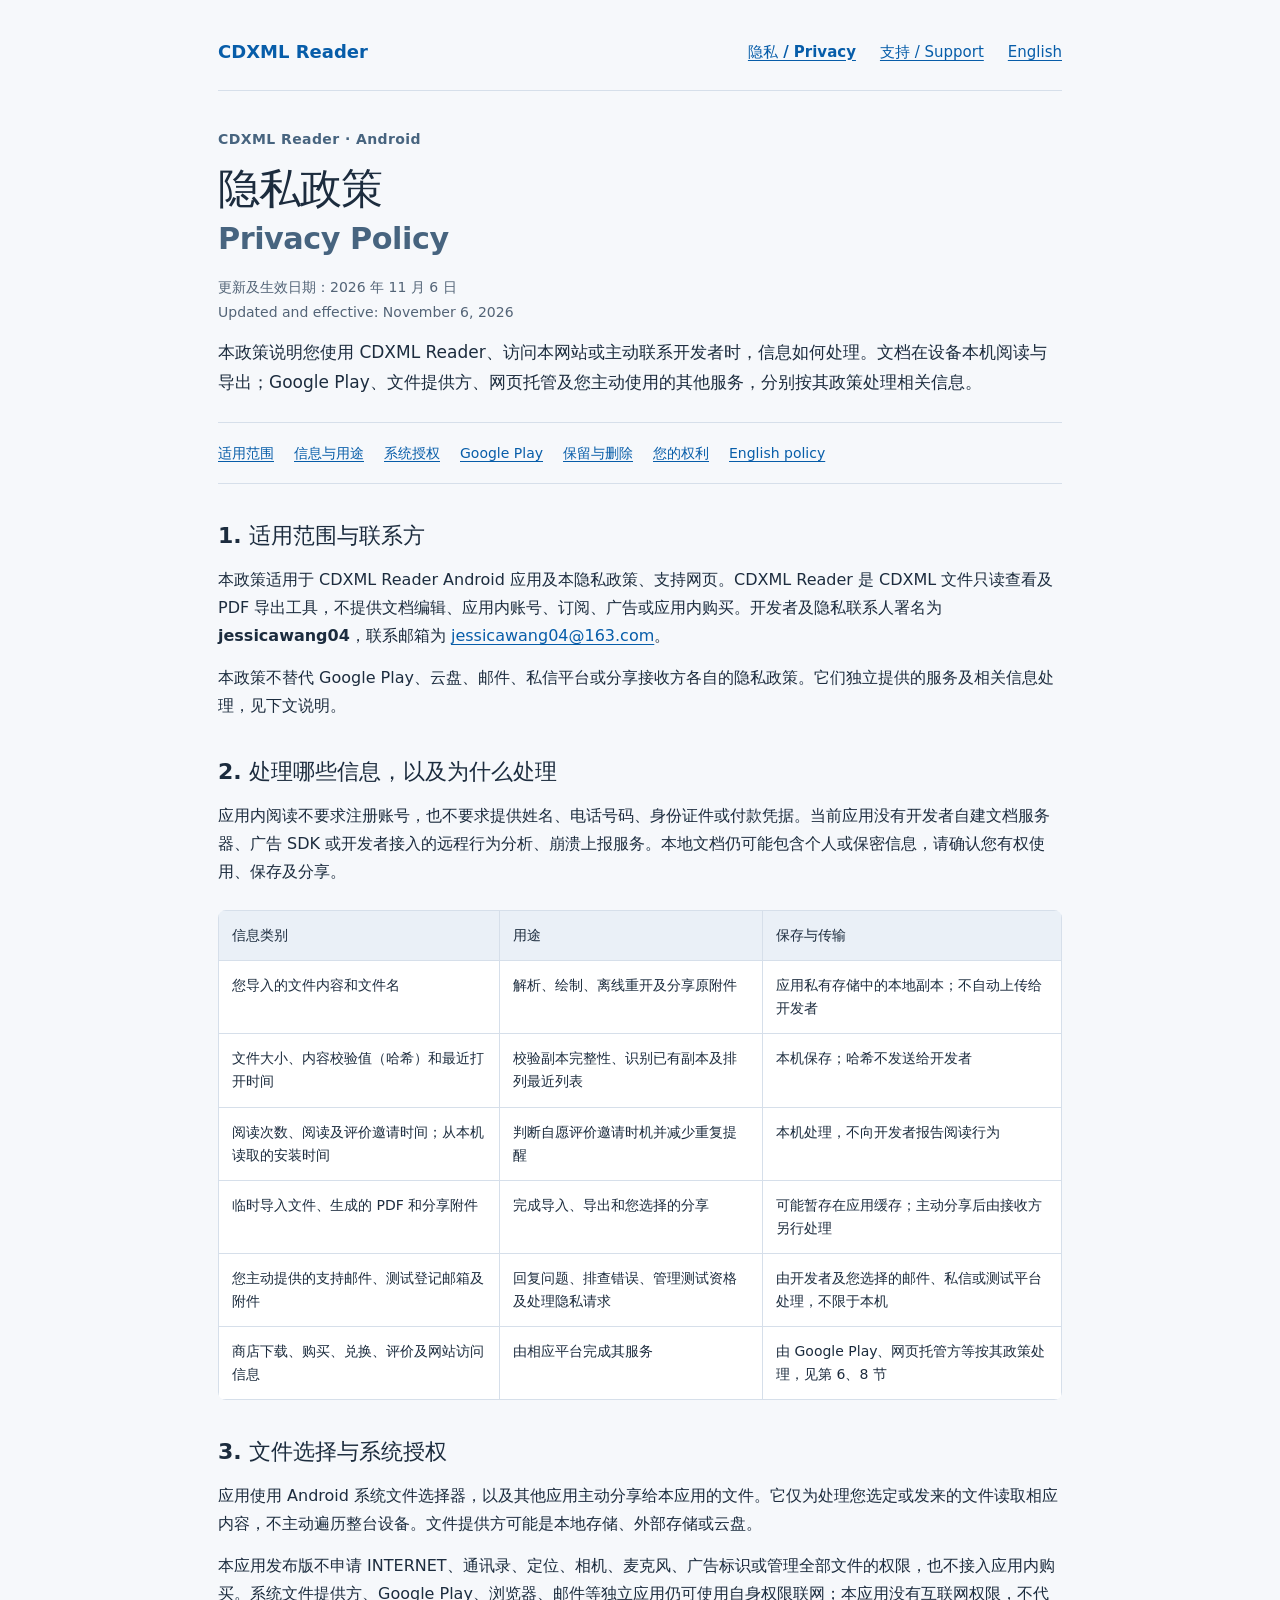
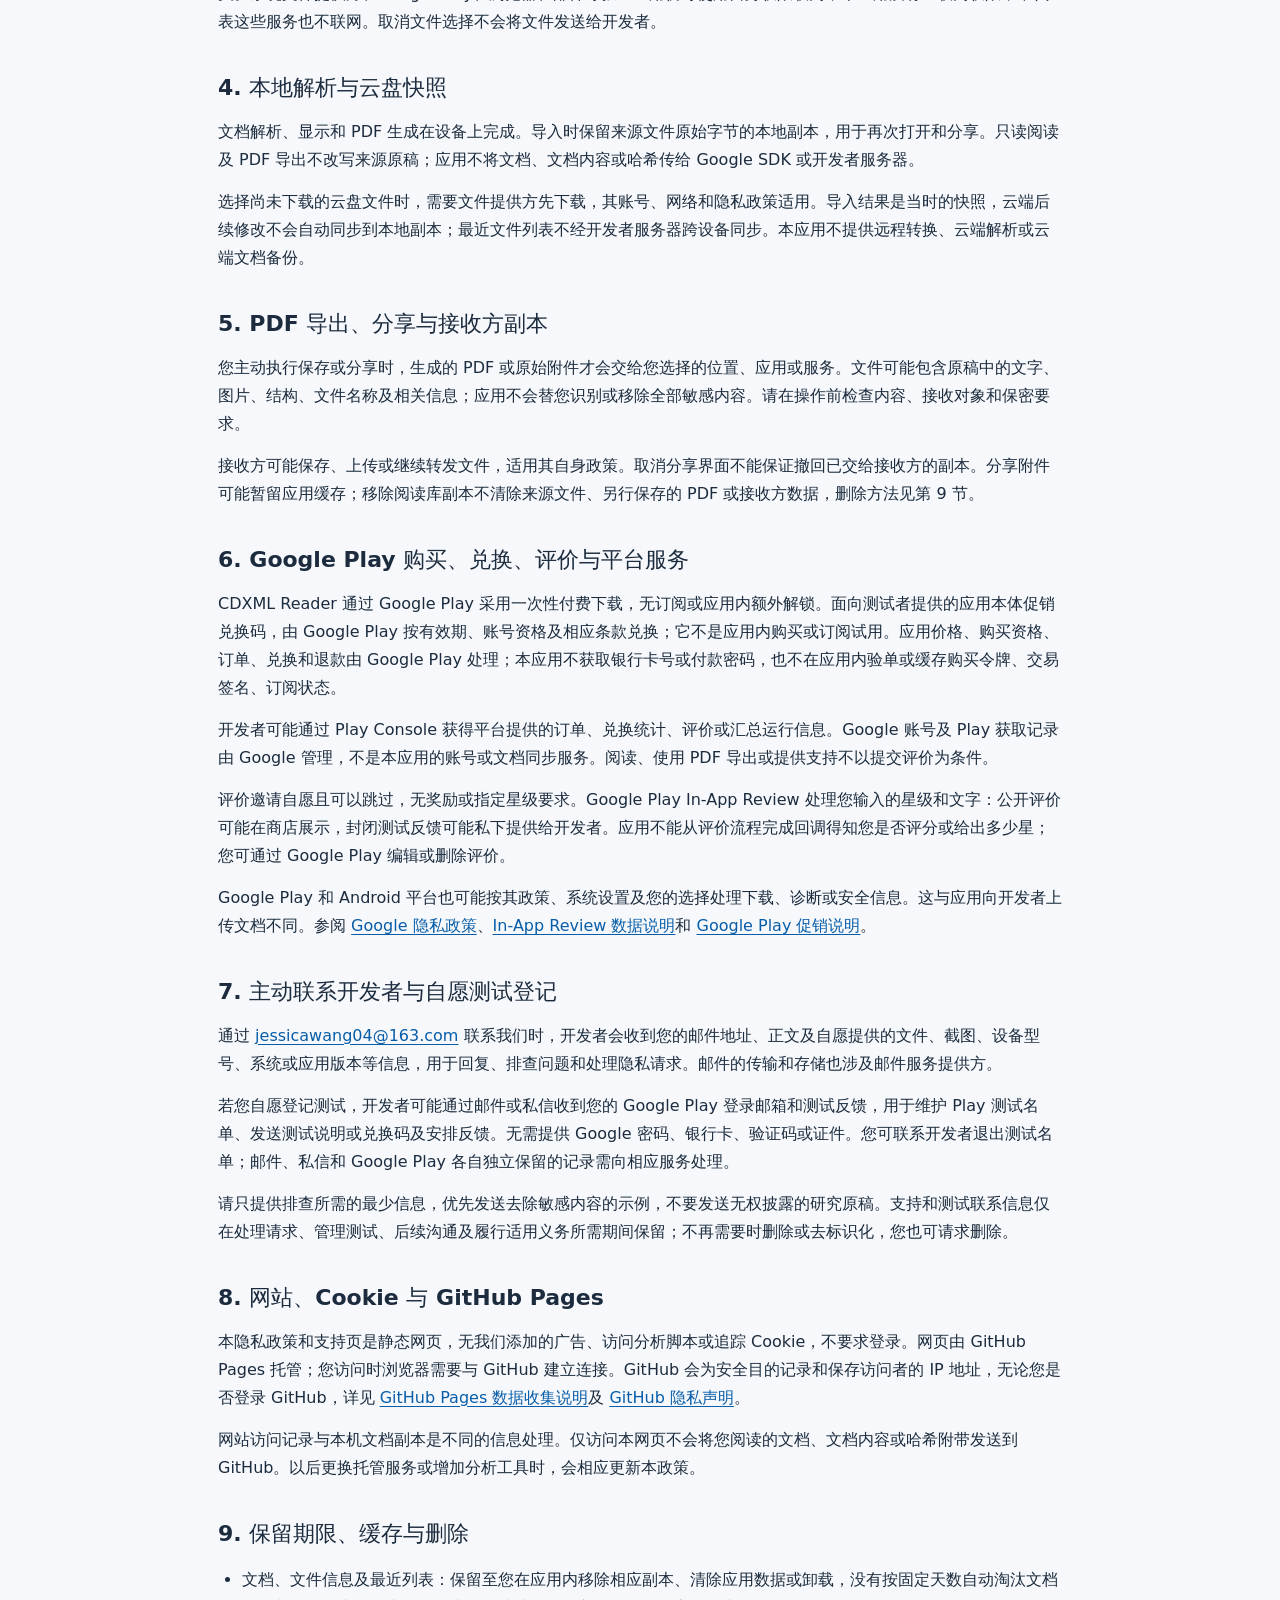
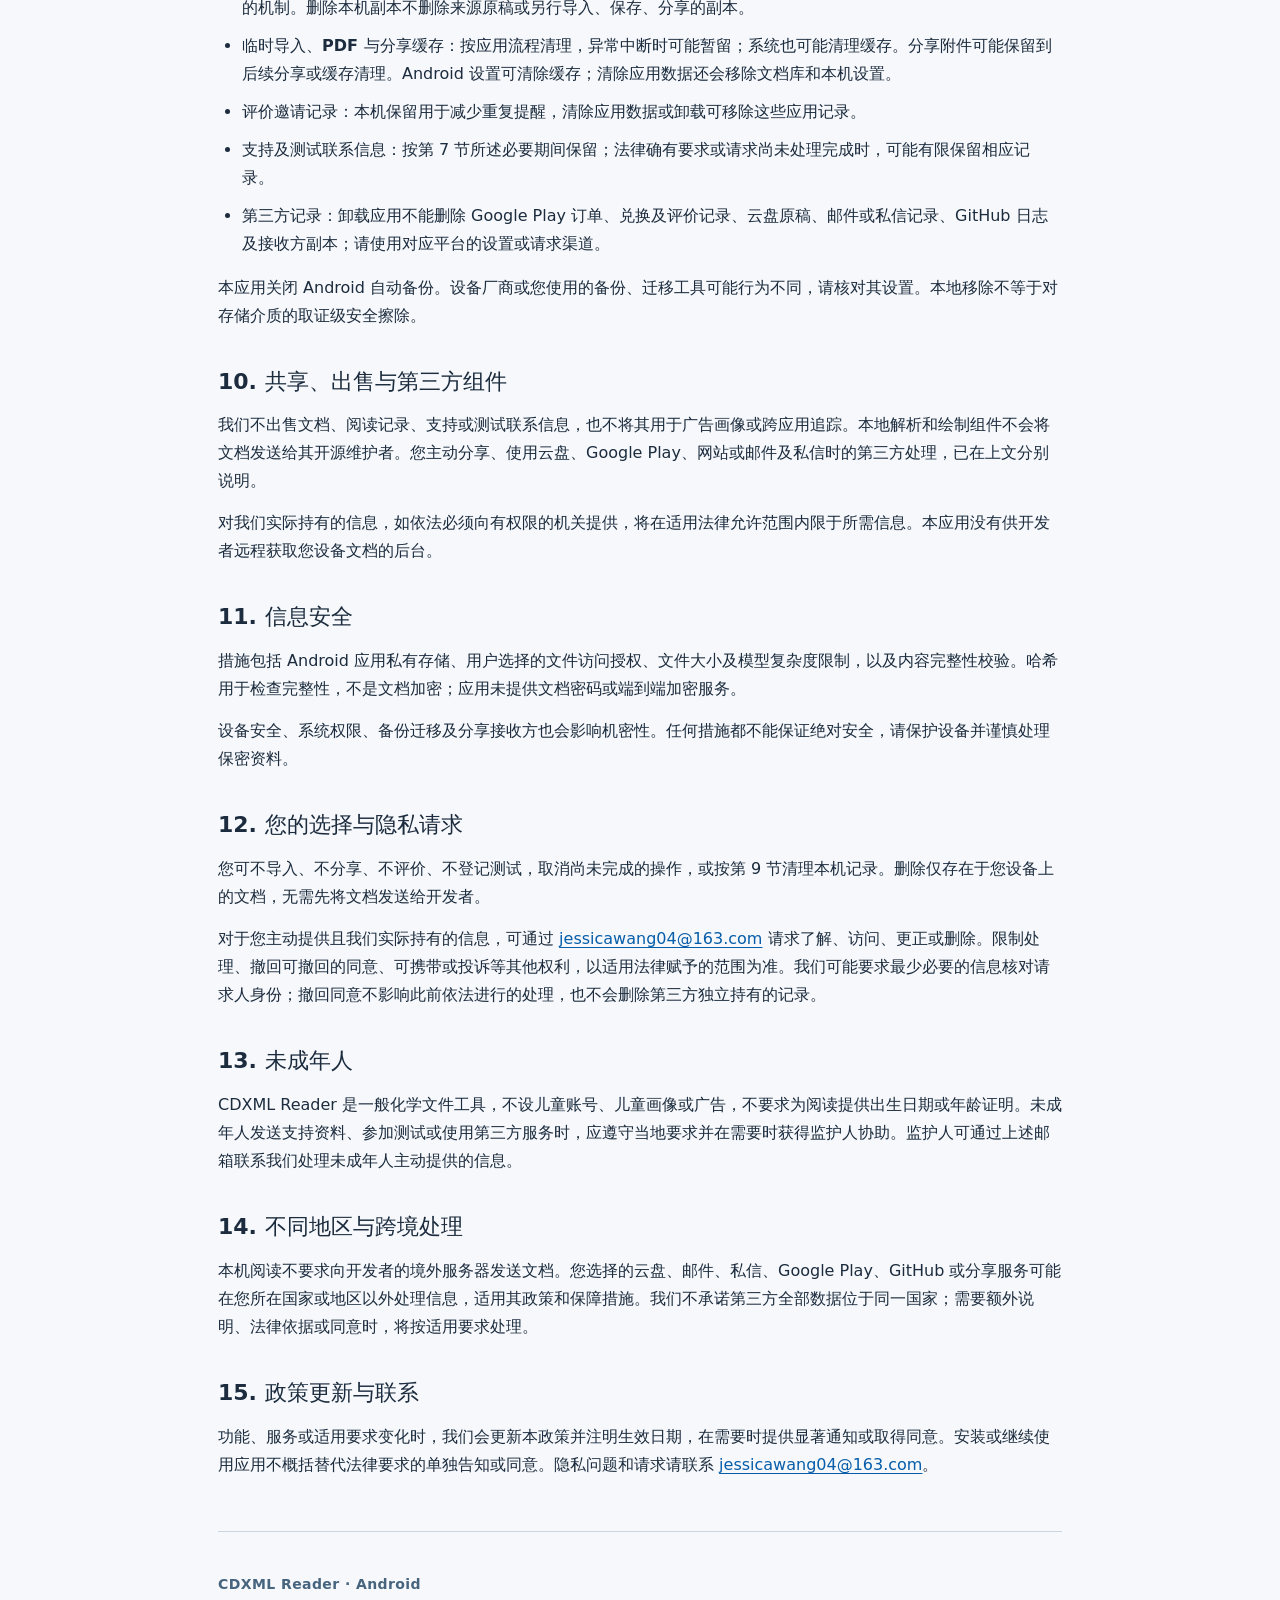
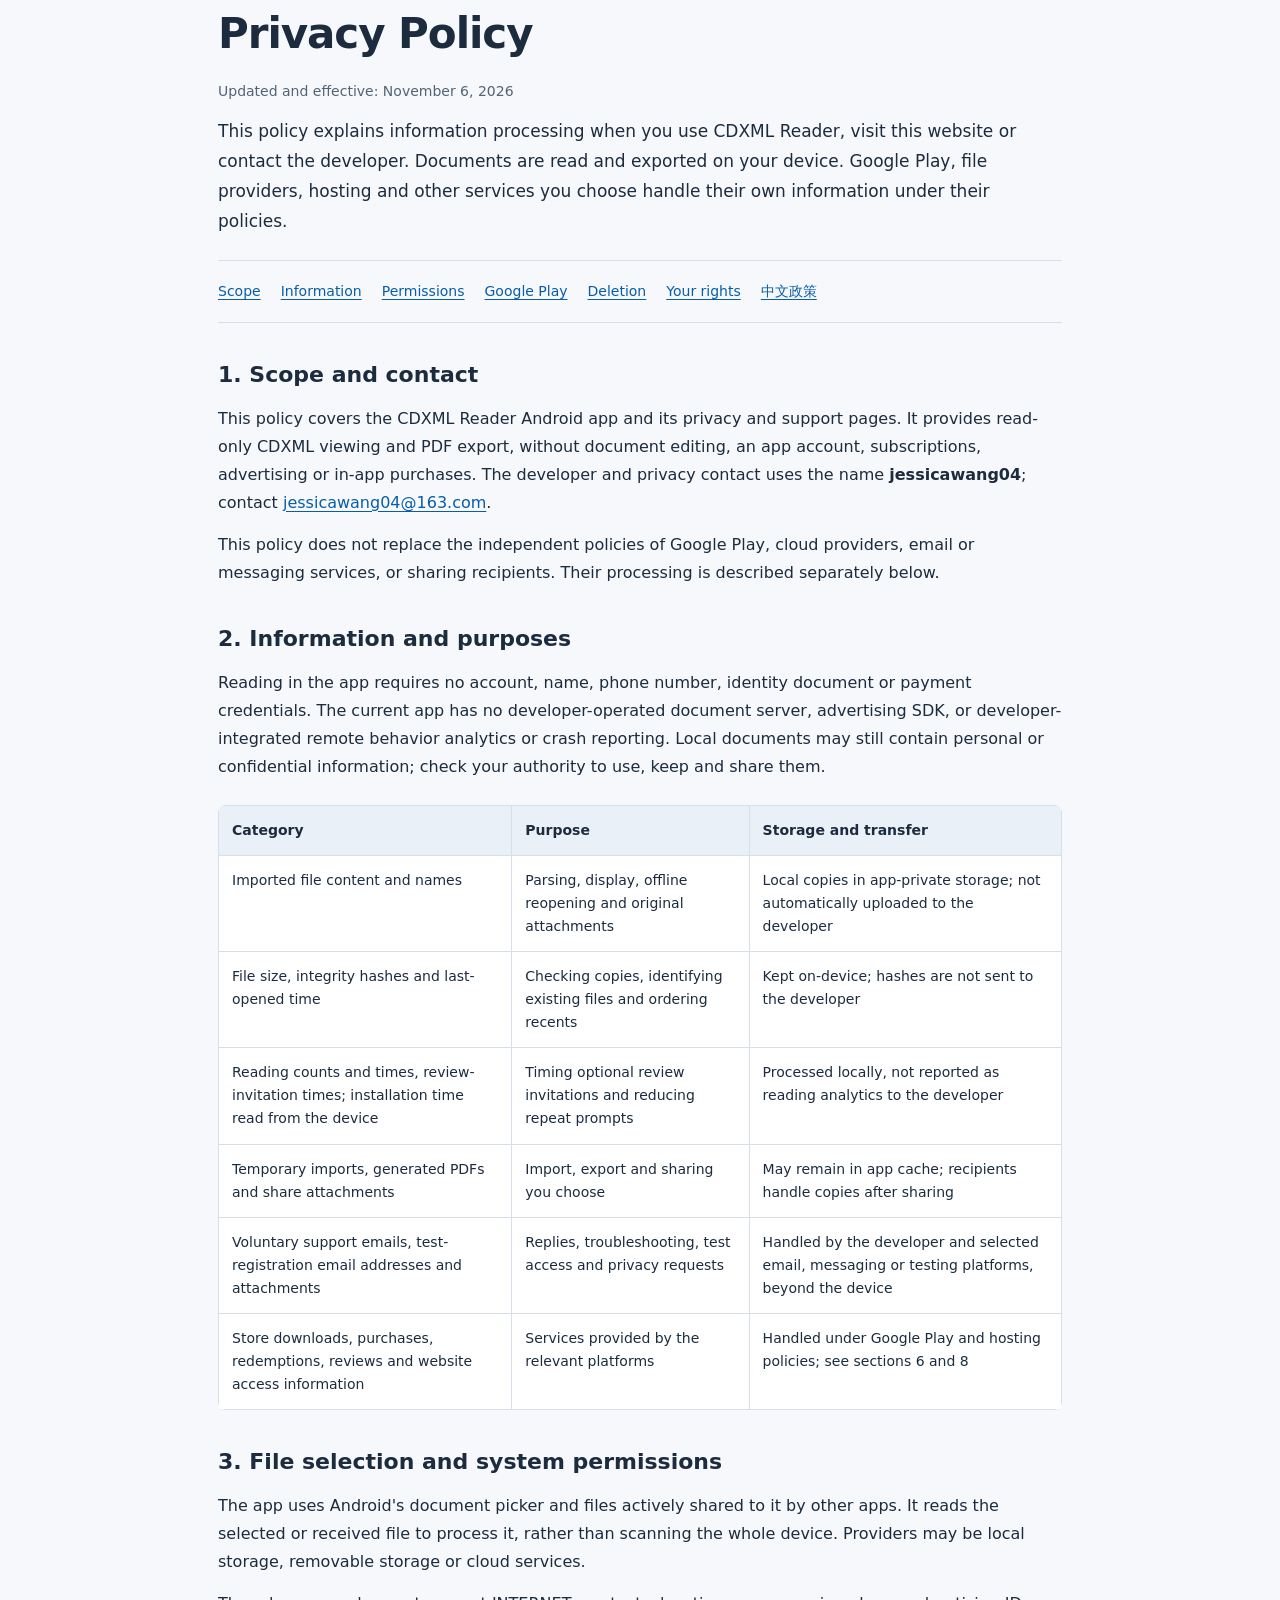
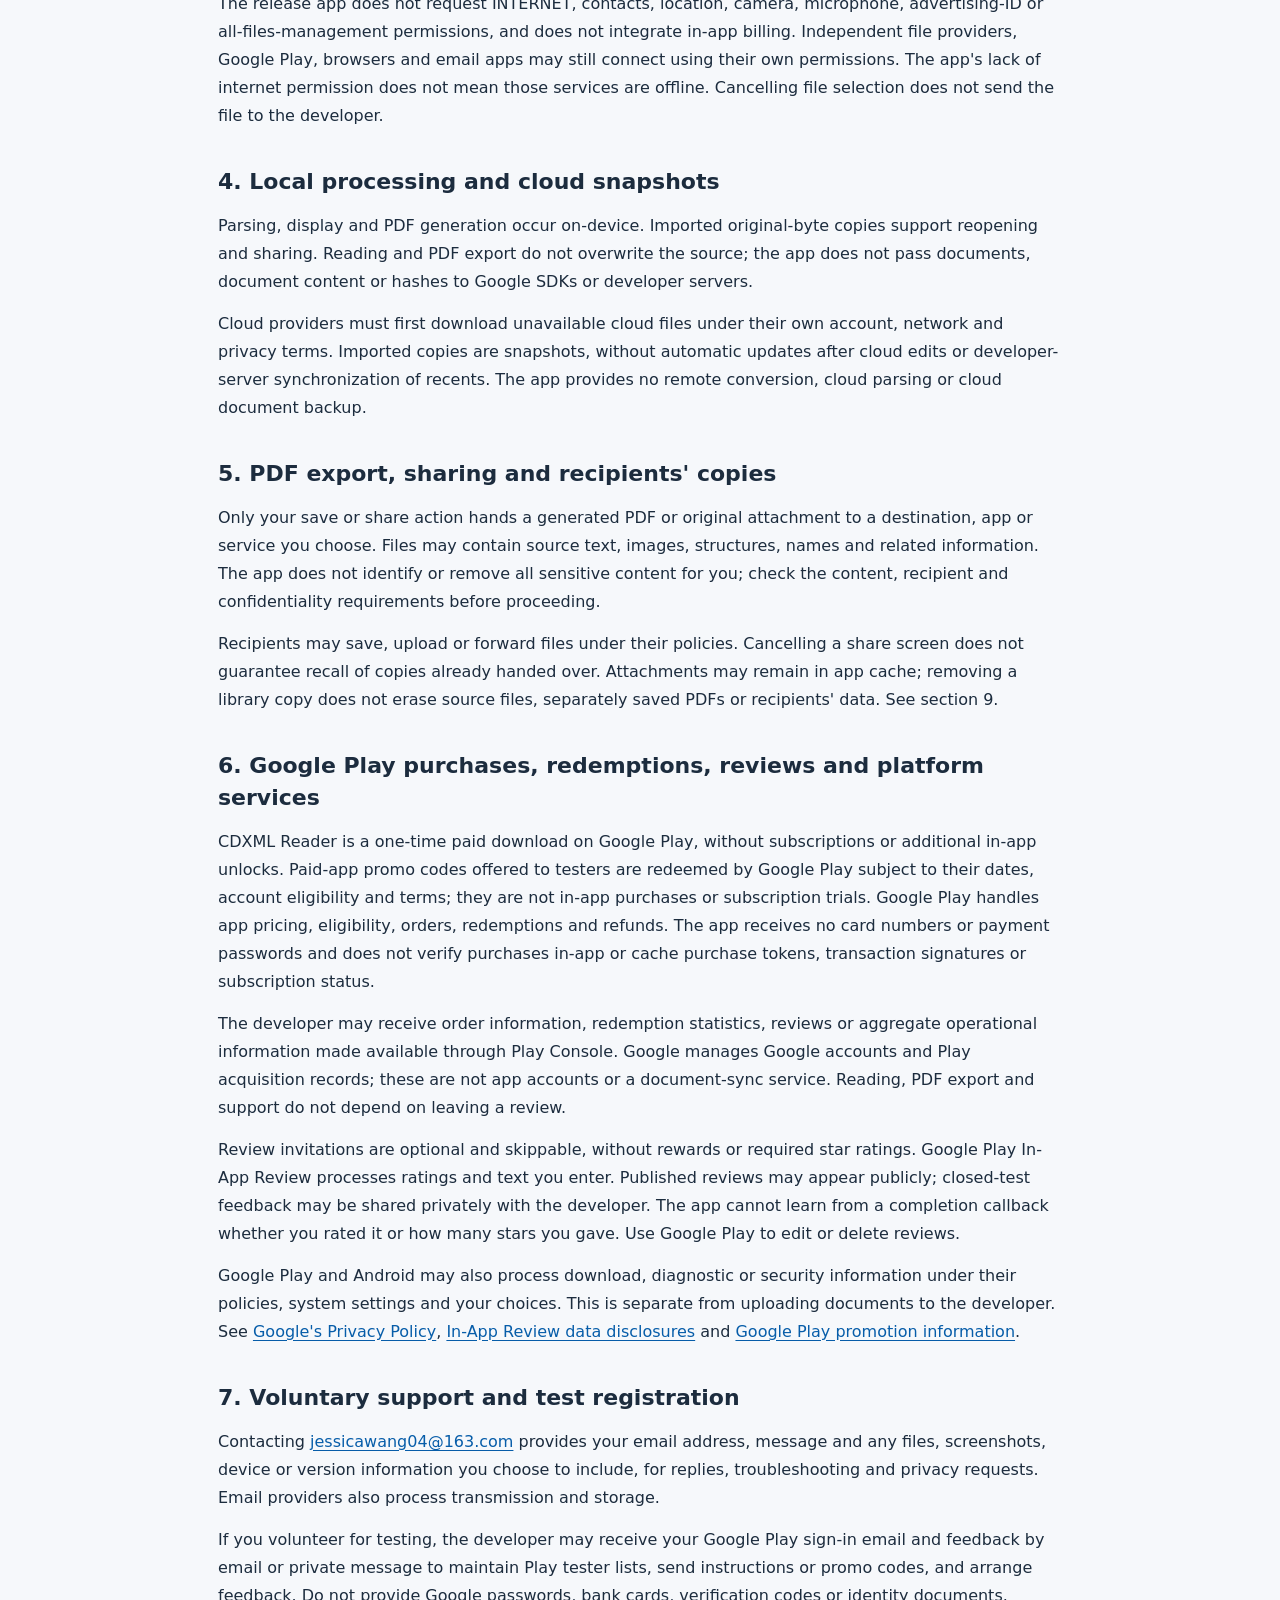
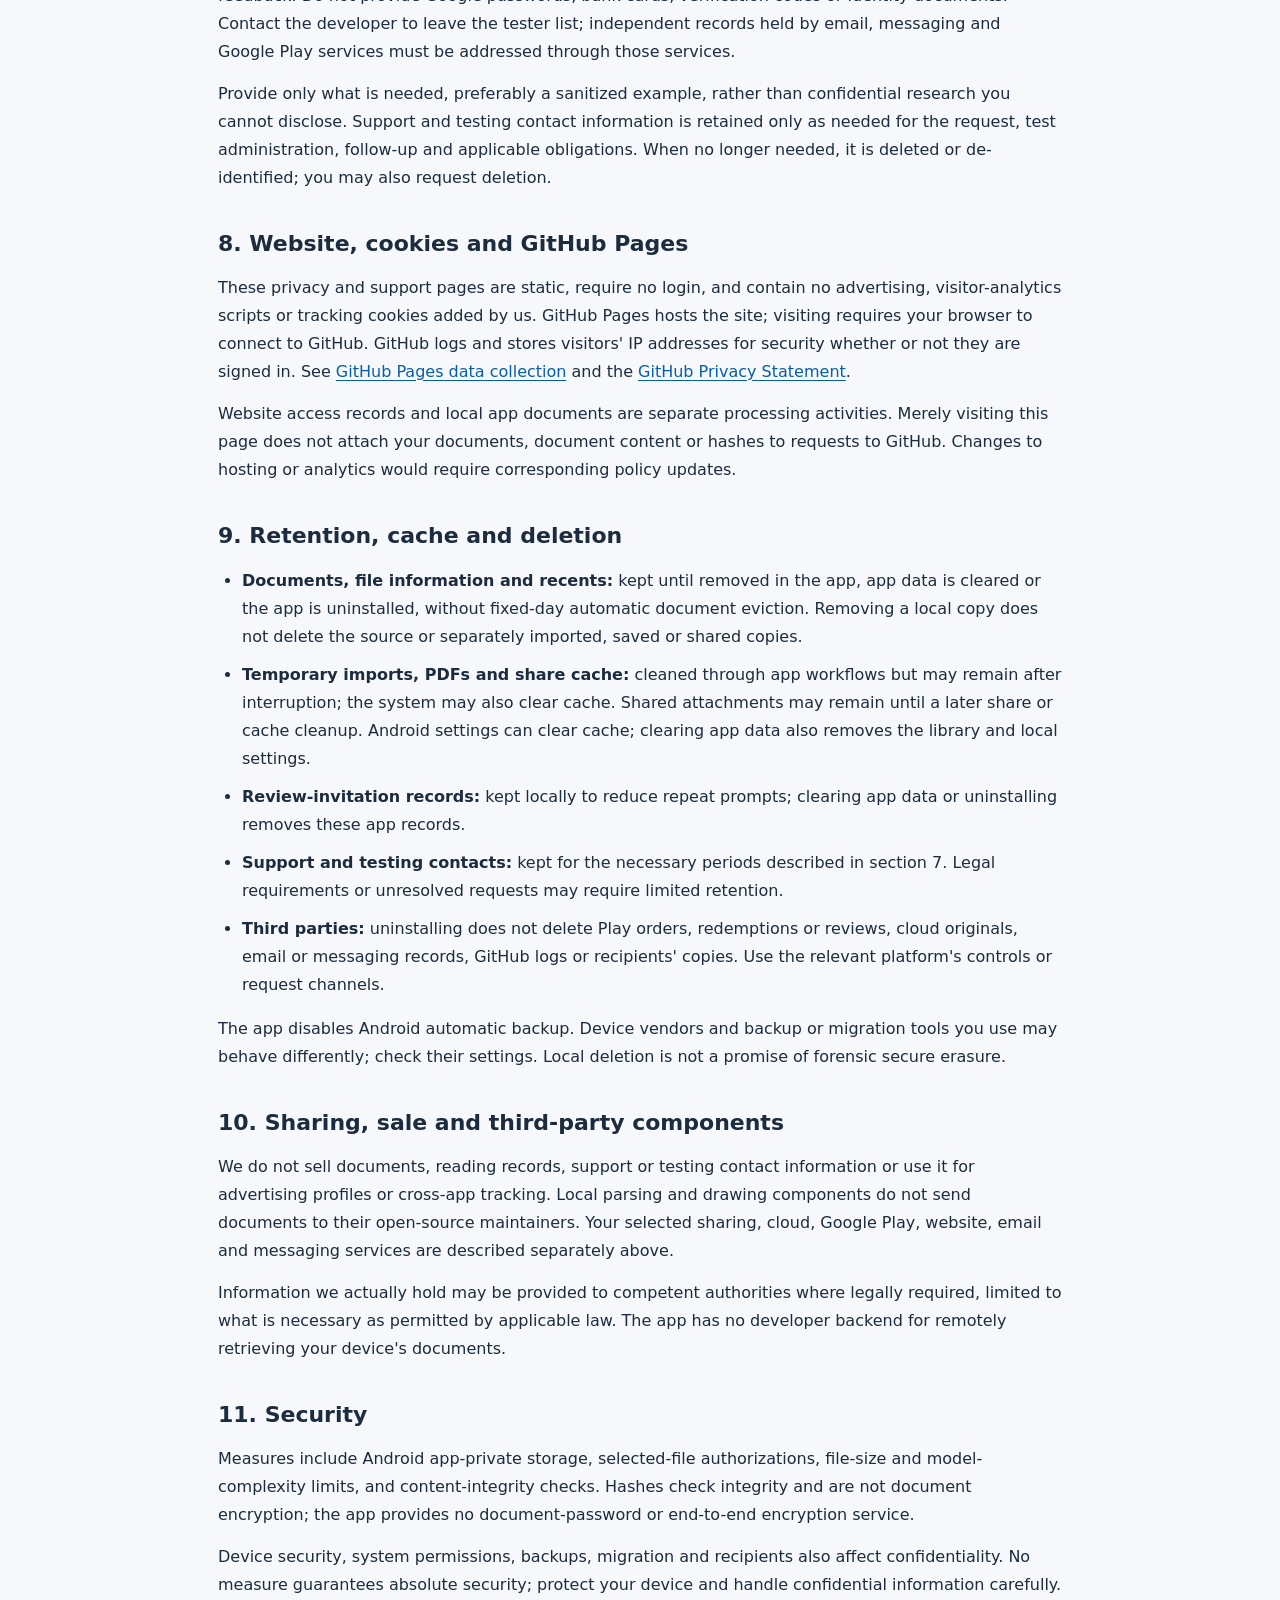
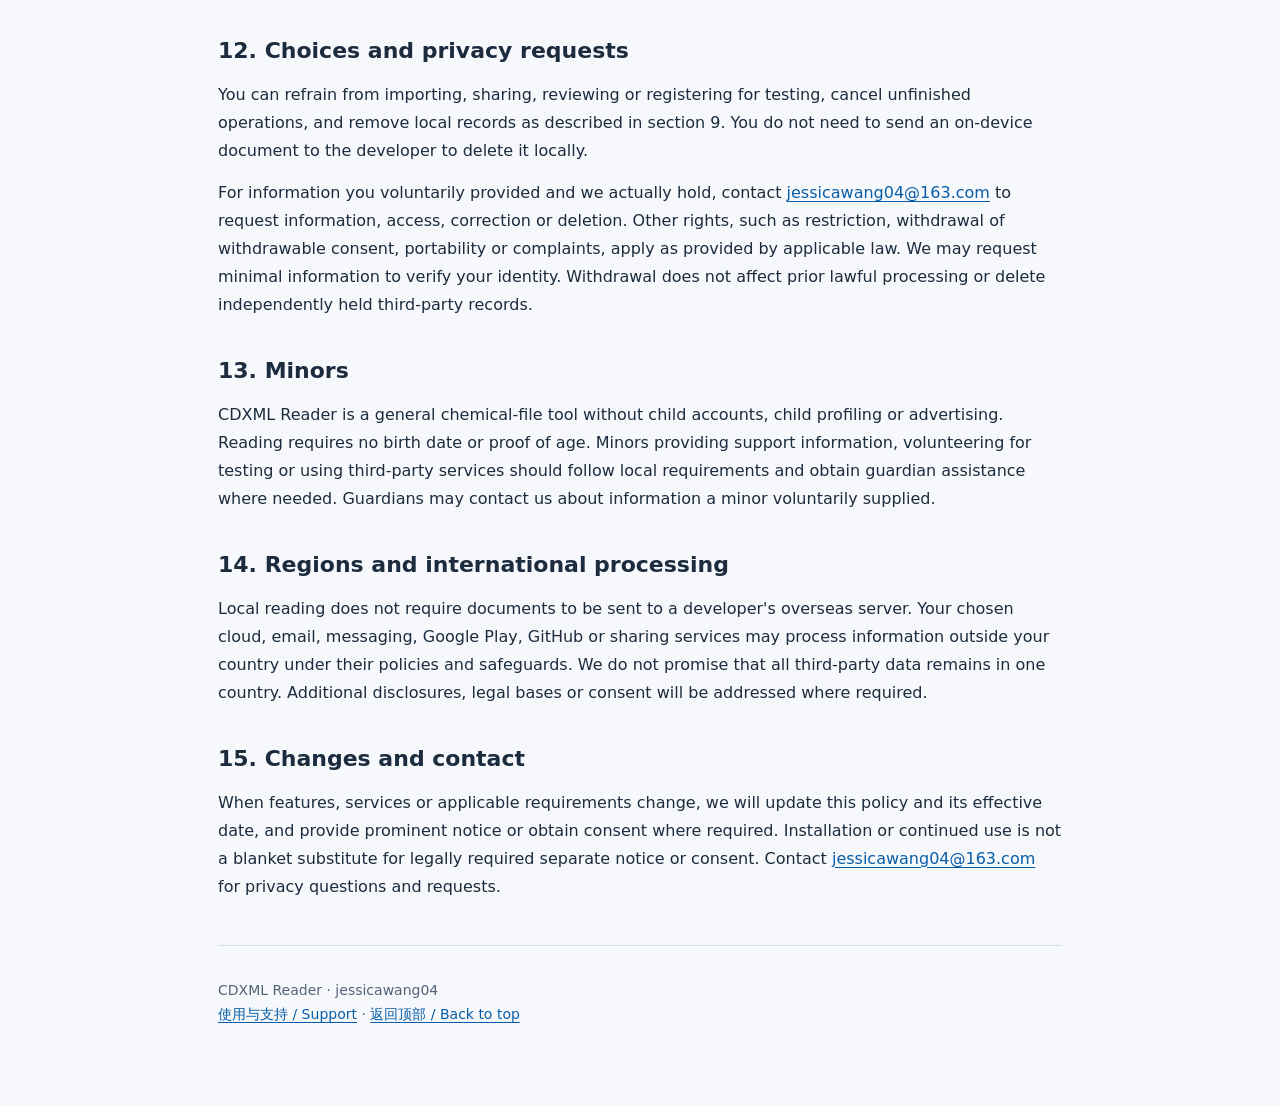
<file: index.html>
<!doctype html>
<html lang="zh-CN">
<head>
  <meta charset="utf-8">
  <meta name="viewport" content="width=device-width, initial-scale=1">
  <meta name="description" content="CDXML Reader 隐私政策 / Privacy Policy — local CDXML reading, PDF export, Google Play and support.">
  <title>CDXML Reader · 隐私政策 / Privacy Policy</title>
  <link rel="stylesheet" href="style.css">
  <link rel="canonical" href="https://jessicawang04.github.io/CDXML-Reader/">
</head>
<body>
<a class="skip-link" href="#main">跳到正文 / Skip to content</a>
<main id="main">
  <nav class="site-nav" aria-label="网站导航 / Site navigation">
    <a class="brand" href="index.html">CDXML Reader</a>
    <a href="index.html" aria-current="page">隐私 / Privacy</a>
    <a href="support.html">支持 / Support</a>
    <a href="#english" lang="en">English</a>
  </nav>
  <header>
    <p class="eyebrow">CDXML Reader · Android</p>
    <h1>隐私政策 <span lang="en">Privacy Policy</span></h1>
    <p class="meta">更新及生效日期：2026 年 11 月 6 日<br><span lang="en">Updated and effective: November 6, 2026</span></p>
    <p class="intro">本政策说明您使用 CDXML Reader、访问本网站或主动联系开发者时，信息如何处理。文档在设备本机阅读与导出；Google Play、文件提供方、网页托管及您主动使用的其他服务，分别按其政策处理相关信息。</p>
  </header>
  <nav class="policy-toc" aria-label="中文政策目录">
    <a href="#zh-scope">适用范围</a><a href="#zh-data">信息与用途</a><a href="#zh-permissions">系统授权</a><a href="#zh-play">Google Play</a><a href="#zh-retention">保留与删除</a><a href="#zh-rights">您的权利</a><a href="#english" lang="en">English policy</a>
  </nav>

  <section lang="zh-CN" aria-label="中文隐私政策">
    <h2 id="zh-scope">1. 适用范围与联系方</h2>
    <p>本政策适用于 CDXML Reader Android 应用及本隐私政策、支持网页。CDXML Reader 是 CDXML 文件只读查看及 PDF 导出工具，不提供文档编辑、应用内账号、订阅、广告或应用内购买。开发者及隐私联系人署名为 <strong>jessicawang04</strong>，联系邮箱为 <a href="mailto:jessicawang04@163.com">jessicawang04@163.com</a>。</p>
    <p>本政策不替代 Google Play、云盘、邮件、私信平台或分享接收方各自的隐私政策。它们独立提供的服务及相关信息处理，见下文说明。</p>

    <h2 id="zh-data">2. 处理哪些信息，以及为什么处理</h2>
    <p>应用内阅读不要求注册账号，也不要求提供姓名、电话号码、身份证件或付款凭据。当前应用没有开发者自建文档服务器、广告 SDK 或开发者接入的远程行为分析、崩溃上报服务。本地文档仍可能包含个人或保密信息，请确认您有权使用、保存及分享。</p>
    <div class="table-wrap" tabindex="0" role="region" aria-label="信息类别、用途及保存位置">
      <table>
        <thead><tr><th scope="col">信息类别</th><th scope="col">用途</th><th scope="col">保存与传输</th></tr></thead>
        <tbody>
          <tr><td>您导入的文件内容和文件名</td><td>解析、绘制、离线重开及分享原附件</td><td>应用私有存储中的本地副本；不自动上传给开发者</td></tr>
          <tr><td>文件大小、内容校验值（哈希）和最近打开时间</td><td>校验副本完整性、识别已有副本及排列最近列表</td><td>本机保存；哈希不发送给开发者</td></tr>
          <tr><td>阅读次数、阅读及评价邀请时间；从本机读取的安装时间</td><td>判断自愿评价邀请时机并减少重复提醒</td><td>本机处理，不向开发者报告阅读行为</td></tr>
          <tr><td>临时导入文件、生成的 PDF 和分享附件</td><td>完成导入、导出和您选择的分享</td><td>可能暂存在应用缓存；主动分享后由接收方另行处理</td></tr>
          <tr><td>您主动提供的支持邮件、测试登记邮箱及附件</td><td>回复问题、排查错误、管理测试资格及处理隐私请求</td><td>由开发者及您选择的邮件、私信或测试平台处理，不限于本机</td></tr>
          <tr><td>商店下载、购买、兑换、评价及网站访问信息</td><td>由相应平台完成其服务</td><td>由 Google Play、网页托管方等按其政策处理，见第 6、8 节</td></tr>
        </tbody>
      </table>
    </div>

    <h2 id="zh-permissions">3. 文件选择与系统授权</h2>
    <p>应用使用 Android 系统文件选择器，以及其他应用主动分享给本应用的文件。它仅为处理您选定或发来的文件读取相应内容，不主动遍历整台设备。文件提供方可能是本地存储、外部存储或云盘。</p>
    <p>本应用发布版不申请 INTERNET、通讯录、定位、相机、麦克风、广告标识或管理全部文件的权限，也不接入应用内购买。系统文件提供方、Google Play、浏览器、邮件等独立应用仍可使用自身权限联网；本应用没有互联网权限，不代表这些服务也不联网。取消文件选择不会将文件发送给开发者。</p>

    <h2 id="zh-local">4. 本地解析与云盘快照</h2>
    <p>文档解析、显示和 PDF 生成在设备上完成。导入时保留来源文件原始字节的本地副本，用于再次打开和分享。只读阅读及 PDF 导出不改写来源原稿；应用不将文档、文档内容或哈希传给 Google SDK 或开发者服务器。</p>
    <p>选择尚未下载的云盘文件时，需要文件提供方先下载，其账号、网络和隐私政策适用。导入结果是当时的快照，云端后续修改不会自动同步到本地副本；最近文件列表不经开发者服务器跨设备同步。本应用不提供远程转换、云端解析或云端文档备份。</p>

    <h2 id="zh-sharing">5. PDF 导出、分享与接收方副本</h2>
    <p>您主动执行保存或分享时，生成的 PDF 或原始附件才会交给您选择的位置、应用或服务。文件可能包含原稿中的文字、图片、结构、文件名称及相关信息；应用不会替您识别或移除全部敏感内容。请在操作前检查内容、接收对象和保密要求。</p>
    <p>接收方可能保存、上传或继续转发文件，适用其自身政策。取消分享界面不能保证撤回已交给接收方的副本。分享附件可能暂留应用缓存；移除阅读库副本不清除来源文件、另行保存的 PDF 或接收方数据，删除方法见第 9 节。</p>

    <h2 id="zh-play">6. Google Play 购买、兑换、评价与平台服务</h2>
    <p>CDXML Reader 通过 Google Play 采用一次性付费下载，无订阅或应用内额外解锁。面向测试者提供的应用本体促销兑换码，由 Google Play 按有效期、账号资格及相应条款兑换；它不是应用内购买或订阅试用。应用价格、购买资格、订单、兑换和退款由 Google Play 处理；本应用不获取银行卡号或付款密码，也不在应用内验单或缓存购买令牌、交易签名、订阅状态。</p>
    <p>开发者可能通过 Play Console 获得平台提供的订单、兑换统计、评价或汇总运行信息。Google 账号及 Play 获取记录由 Google 管理，不是本应用的账号或文档同步服务。阅读、使用 PDF 导出或提供支持不以提交评价为条件。</p>
    <p>评价邀请自愿且可以跳过，无奖励或指定星级要求。Google Play In-App Review 处理您输入的星级和文字：公开评价可能在商店展示，封闭测试反馈可能私下提供给开发者。应用不能从评价流程完成回调得知您是否评分或给出多少星；您可通过 Google Play 编辑或删除评价。</p>
    <p>Google Play 和 Android 平台也可能按其政策、系统设置及您的选择处理下载、诊断或安全信息。这与应用向开发者上传文档不同。参阅 <a href="https://policies.google.com/privacy">Google 隐私政策</a>、<a href="https://developer.android.com/guide/playcore/in-app-review#data-safety">In-App Review 数据说明</a>和 <a href="https://support.google.com/googleplay/android-developer/answer/6321495?hl=en">Google Play 促销说明</a>。</p>

    <h2 id="zh-support">7. 主动联系开发者与自愿测试登记</h2>
    <p>通过 <a href="mailto:jessicawang04@163.com">jessicawang04@163.com</a> 联系我们时，开发者会收到您的邮件地址、正文及自愿提供的文件、截图、设备型号、系统或应用版本等信息，用于回复、排查问题和处理隐私请求。邮件的传输和存储也涉及邮件服务提供方。</p>
    <p>若您自愿登记测试，开发者可能通过邮件或私信收到您的 Google Play 登录邮箱和测试反馈，用于维护 Play 测试名单、发送测试说明或兑换码及安排反馈。无需提供 Google 密码、银行卡、验证码或证件。您可联系开发者退出测试名单；邮件、私信和 Google Play 各自独立保留的记录需向相应服务处理。</p>
    <p>请只提供排查所需的最少信息，优先发送去除敏感内容的示例，不要发送无权披露的研究原稿。支持和测试联系信息仅在处理请求、管理测试、后续沟通及履行适用义务所需期间保留；不再需要时删除或去标识化，您也可请求删除。</p>

    <h2 id="zh-website">8. 网站、Cookie 与 GitHub Pages</h2>
    <p>本隐私政策和支持页是静态网页，无我们添加的广告、访问分析脚本或追踪 Cookie，不要求登录。网页由 GitHub Pages 托管；您访问时浏览器需要与 GitHub 建立连接。GitHub 会为安全目的记录和保存访问者的 IP 地址，无论您是否登录 GitHub，详见 <a href="https://docs.github.com/en/pages/getting-started-with-github-pages/what-is-github-pages#data-collection">GitHub Pages 数据收集说明</a>及 <a href="https://docs.github.com/en/site-policy/privacy-policies/github-general-privacy-statement">GitHub 隐私声明</a>。</p>
    <p>网站访问记录与本机文档副本是不同的信息处理。仅访问本网页不会将您阅读的文档、文档内容或哈希附带发送到 GitHub。以后更换托管服务或增加分析工具时，会相应更新本政策。</p>

    <h2 id="zh-retention">9. 保留期限、缓存与删除</h2>
    <ul>
      <li><strong>文档、文件信息及最近列表：</strong>保留至您在应用内移除相应副本、清除应用数据或卸载，没有按固定天数自动淘汰文档的机制。删除本机副本不删除来源原稿或另行导入、保存、分享的副本。</li>
      <li><strong>临时导入、PDF 与分享缓存：</strong>按应用流程清理，异常中断时可能暂留；系统也可能清理缓存。分享附件可能保留到后续分享或缓存清理。Android 设置可清除缓存；清除应用数据还会移除文档库和本机设置。</li>
      <li><strong>评价邀请记录：</strong>本机保留用于减少重复提醒，清除应用数据或卸载可移除这些应用记录。</li>
      <li><strong>支持及测试联系信息：</strong>按第 7 节所述必要期间保留；法律确有要求或请求尚未处理完成时，可能有限保留相应记录。</li>
      <li><strong>第三方记录：</strong>卸载应用不能删除 Google Play 订单、兑换及评价记录、云盘原稿、邮件或私信记录、GitHub 日志及接收方副本；请使用对应平台的设置或请求渠道。</li>
    </ul>
    <p>本应用关闭 Android 自动备份。设备厂商或您使用的备份、迁移工具可能行为不同，请核对其设置。本地移除不等于对存储介质的取证级安全擦除。</p>

    <h2 id="zh-third-parties">10. 共享、出售与第三方组件</h2>
    <p>我们不出售文档、阅读记录、支持或测试联系信息，也不将其用于广告画像或跨应用追踪。本地解析和绘制组件不会将文档发送给其开源维护者。您主动分享、使用云盘、Google Play、网站或邮件及私信时的第三方处理，已在上文分别说明。</p>
    <p>对我们实际持有的信息，如依法必须向有权限的机关提供，将在适用法律允许范围内限于所需信息。本应用没有供开发者远程获取您设备文档的后台。</p>

    <h2 id="zh-security">11. 信息安全</h2>
    <p>措施包括 Android 应用私有存储、用户选择的文件访问授权、文件大小及模型复杂度限制，以及内容完整性校验。哈希用于检查完整性，不是文档加密；应用未提供文档密码或端到端加密服务。</p>
    <p>设备安全、系统权限、备份迁移及分享接收方也会影响机密性。任何措施都不能保证绝对安全，请保护设备并谨慎处理保密资料。</p>

    <h2 id="zh-rights">12. 您的选择与隐私请求</h2>
    <p>您可不导入、不分享、不评价、不登记测试，取消尚未完成的操作，或按第 9 节清理本机记录。删除仅存在于您设备上的文档，无需先将文档发送给开发者。</p>
    <p>对于您主动提供且我们实际持有的信息，可通过 <a href="mailto:jessicawang04@163.com">jessicawang04@163.com</a> 请求了解、访问、更正或删除。限制处理、撤回可撤回的同意、可携带或投诉等其他权利，以适用法律赋予的范围为准。我们可能要求最少必要的信息核对请求人身份；撤回同意不影响此前依法进行的处理，也不会删除第三方独立持有的记录。</p>

    <h2 id="zh-minors">13. 未成年人</h2>
    <p>CDXML Reader 是一般化学文件工具，不设儿童账号、儿童画像或广告，不要求为阅读提供出生日期或年龄证明。未成年人发送支持资料、参加测试或使用第三方服务时，应遵守当地要求并在需要时获得监护人协助。监护人可通过上述邮箱联系我们处理未成年人主动提供的信息。</p>

    <h2 id="zh-regions">14. 不同地区与跨境处理</h2>
    <p>本机阅读不要求向开发者的境外服务器发送文档。您选择的云盘、邮件、私信、Google Play、GitHub 或分享服务可能在您所在国家或地区以外处理信息，适用其政策和保障措施。我们不承诺第三方全部数据位于同一国家；需要额外说明、法律依据或同意时，将按适用要求处理。</p>

    <h2 id="zh-changes">15. 政策更新与联系</h2>
    <p>功能、服务或适用要求变化时，我们会更新本政策并注明生效日期，在需要时提供显著通知或取得同意。安装或继续使用应用不概括替代法律要求的单独告知或同意。隐私问题和请求请联系 <a href="mailto:jessicawang04@163.com">jessicawang04@163.com</a>。</p>
  </section>

  <hr>
  <section lang="en" id="english" aria-label="English privacy policy">
    <header>
      <p class="eyebrow">CDXML Reader · Android</p>
      <h1>Privacy Policy</h1>
      <p class="meta">Updated and effective: November 6, 2026</p>
      <p class="intro">This policy explains information processing when you use CDXML Reader, visit this website or contact the developer. Documents are read and exported on your device. Google Play, file providers, hosting and other services you choose handle their own information under their policies.</p>
    </header>
    <nav class="policy-toc" aria-label="English policy contents">
      <a href="#en-scope">Scope</a><a href="#en-data">Information</a><a href="#en-permissions">Permissions</a><a href="#en-play">Google Play</a><a href="#en-retention">Deletion</a><a href="#en-rights">Your rights</a><a href="#main" lang="zh-CN">中文政策</a>
    </nav>

    <h2 id="en-scope">1. Scope and contact</h2>
    <p>This policy covers the CDXML Reader Android app and its privacy and support pages. It provides read-only CDXML viewing and PDF export, without document editing, an app account, subscriptions, advertising or in-app purchases. The developer and privacy contact uses the name <strong>jessicawang04</strong>; contact <a href="mailto:jessicawang04@163.com">jessicawang04@163.com</a>.</p>
    <p>This policy does not replace the independent policies of Google Play, cloud providers, email or messaging services, or sharing recipients. Their processing is described separately below.</p>

    <h2 id="en-data">2. Information and purposes</h2>
    <p>Reading in the app requires no account, name, phone number, identity document or payment credentials. The current app has no developer-operated document server, advertising SDK, or developer-integrated remote behavior analytics or crash reporting. Local documents may still contain personal or confidential information; check your authority to use, keep and share them.</p>
    <div class="table-wrap" tabindex="0" role="region" aria-label="Information categories, purposes and storage">
      <table>
        <thead><tr><th scope="col">Category</th><th scope="col">Purpose</th><th scope="col">Storage and transfer</th></tr></thead>
        <tbody>
          <tr><td>Imported file content and names</td><td>Parsing, display, offline reopening and original attachments</td><td>Local copies in app-private storage; not automatically uploaded to the developer</td></tr>
          <tr><td>File size, integrity hashes and last-opened time</td><td>Checking copies, identifying existing files and ordering recents</td><td>Kept on-device; hashes are not sent to the developer</td></tr>
          <tr><td>Reading counts and times, review-invitation times; installation time read from the device</td><td>Timing optional review invitations and reducing repeat prompts</td><td>Processed locally, not reported as reading analytics to the developer</td></tr>
          <tr><td>Temporary imports, generated PDFs and share attachments</td><td>Import, export and sharing you choose</td><td>May remain in app cache; recipients handle copies after sharing</td></tr>
          <tr><td>Voluntary support emails, test-registration email addresses and attachments</td><td>Replies, troubleshooting, test access and privacy requests</td><td>Handled by the developer and selected email, messaging or testing platforms, beyond the device</td></tr>
          <tr><td>Store downloads, purchases, redemptions, reviews and website access information</td><td>Services provided by the relevant platforms</td><td>Handled under Google Play and hosting policies; see sections 6 and 8</td></tr>
        </tbody>
      </table>
    </div>

    <h2 id="en-permissions">3. File selection and system permissions</h2>
    <p>The app uses Android's document picker and files actively shared to it by other apps. It reads the selected or received file to process it, rather than scanning the whole device. Providers may be local storage, removable storage or cloud services.</p>
    <p>The release app does not request INTERNET, contacts, location, camera, microphone, advertising-ID or all-files-management permissions, and does not integrate in-app billing. Independent file providers, Google Play, browsers and email apps may still connect using their own permissions. The app's lack of internet permission does not mean those services are offline. Cancelling file selection does not send the file to the developer.</p>

    <h2 id="en-local">4. Local processing and cloud snapshots</h2>
    <p>Parsing, display and PDF generation occur on-device. Imported original-byte copies support reopening and sharing. Reading and PDF export do not overwrite the source; the app does not pass documents, document content or hashes to Google SDKs or developer servers.</p>
    <p>Cloud providers must first download unavailable cloud files under their own account, network and privacy terms. Imported copies are snapshots, without automatic updates after cloud edits or developer-server synchronization of recents. The app provides no remote conversion, cloud parsing or cloud document backup.</p>

    <h2 id="en-sharing">5. PDF export, sharing and recipients' copies</h2>
    <p>Only your save or share action hands a generated PDF or original attachment to a destination, app or service you choose. Files may contain source text, images, structures, names and related information. The app does not identify or remove all sensitive content for you; check the content, recipient and confidentiality requirements before proceeding.</p>
    <p>Recipients may save, upload or forward files under their policies. Cancelling a share screen does not guarantee recall of copies already handed over. Attachments may remain in app cache; removing a library copy does not erase source files, separately saved PDFs or recipients' data. See section 9.</p>

    <h2 id="en-play">6. Google Play purchases, redemptions, reviews and platform services</h2>
    <p>CDXML Reader is a one-time paid download on Google Play, without subscriptions or additional in-app unlocks. Paid-app promo codes offered to testers are redeemed by Google Play subject to their dates, account eligibility and terms; they are not in-app purchases or subscription trials. Google Play handles app pricing, eligibility, orders, redemptions and refunds. The app receives no card numbers or payment passwords and does not verify purchases in-app or cache purchase tokens, transaction signatures or subscription status.</p>
    <p>The developer may receive order information, redemption statistics, reviews or aggregate operational information made available through Play Console. Google manages Google accounts and Play acquisition records; these are not app accounts or a document-sync service. Reading, PDF export and support do not depend on leaving a review.</p>
    <p>Review invitations are optional and skippable, without rewards or required star ratings. Google Play In-App Review processes ratings and text you enter. Published reviews may appear publicly; closed-test feedback may be shared privately with the developer. The app cannot learn from a completion callback whether you rated it or how many stars you gave. Use Google Play to edit or delete reviews.</p>
    <p>Google Play and Android may also process download, diagnostic or security information under their policies, system settings and your choices. This is separate from uploading documents to the developer. See <a href="https://policies.google.com/privacy">Google's Privacy Policy</a>, <a href="https://developer.android.com/guide/playcore/in-app-review#data-safety">In-App Review data disclosures</a> and <a href="https://support.google.com/googleplay/android-developer/answer/6321495?hl=en">Google Play promotion information</a>.</p>

    <h2 id="en-support">7. Voluntary support and test registration</h2>
    <p>Contacting <a href="mailto:jessicawang04@163.com">jessicawang04@163.com</a> provides your email address, message and any files, screenshots, device or version information you choose to include, for replies, troubleshooting and privacy requests. Email providers also process transmission and storage.</p>
    <p>If you volunteer for testing, the developer may receive your Google Play sign-in email and feedback by email or private message to maintain Play tester lists, send instructions or promo codes, and arrange feedback. Do not provide Google passwords, bank cards, verification codes or identity documents. Contact the developer to leave the tester list; independent records held by email, messaging and Google Play services must be addressed through those services.</p>
    <p>Provide only what is needed, preferably a sanitized example, rather than confidential research you cannot disclose. Support and testing contact information is retained only as needed for the request, test administration, follow-up and applicable obligations. When no longer needed, it is deleted or de-identified; you may also request deletion.</p>

    <h2 id="en-website">8. Website, cookies and GitHub Pages</h2>
    <p>These privacy and support pages are static, require no login, and contain no advertising, visitor-analytics scripts or tracking cookies added by us. GitHub Pages hosts the site; visiting requires your browser to connect to GitHub. GitHub logs and stores visitors' IP addresses for security whether or not they are signed in. See <a href="https://docs.github.com/en/pages/getting-started-with-github-pages/what-is-github-pages#data-collection">GitHub Pages data collection</a> and the <a href="https://docs.github.com/en/site-policy/privacy-policies/github-general-privacy-statement">GitHub Privacy Statement</a>.</p>
    <p>Website access records and local app documents are separate processing activities. Merely visiting this page does not attach your documents, document content or hashes to requests to GitHub. Changes to hosting or analytics would require corresponding policy updates.</p>

    <h2 id="en-retention">9. Retention, cache and deletion</h2>
    <ul>
      <li><strong>Documents, file information and recents:</strong> kept until removed in the app, app data is cleared or the app is uninstalled, without fixed-day automatic document eviction. Removing a local copy does not delete the source or separately imported, saved or shared copies.</li>
      <li><strong>Temporary imports, PDFs and share cache:</strong> cleaned through app workflows but may remain after interruption; the system may also clear cache. Shared attachments may remain until a later share or cache cleanup. Android settings can clear cache; clearing app data also removes the library and local settings.</li>
      <li><strong>Review-invitation records:</strong> kept locally to reduce repeat prompts; clearing app data or uninstalling removes these app records.</li>
      <li><strong>Support and testing contacts:</strong> kept for the necessary periods described in section 7. Legal requirements or unresolved requests may require limited retention.</li>
      <li><strong>Third parties:</strong> uninstalling does not delete Play orders, redemptions or reviews, cloud originals, email or messaging records, GitHub logs or recipients' copies. Use the relevant platform's controls or request channels.</li>
    </ul>
    <p>The app disables Android automatic backup. Device vendors and backup or migration tools you use may behave differently; check their settings. Local deletion is not a promise of forensic secure erasure.</p>

    <h2 id="en-third-parties">10. Sharing, sale and third-party components</h2>
    <p>We do not sell documents, reading records, support or testing contact information or use it for advertising profiles or cross-app tracking. Local parsing and drawing components do not send documents to their open-source maintainers. Your selected sharing, cloud, Google Play, website, email and messaging services are described separately above.</p>
    <p>Information we actually hold may be provided to competent authorities where legally required, limited to what is necessary as permitted by applicable law. The app has no developer backend for remotely retrieving your device's documents.</p>

    <h2 id="en-security">11. Security</h2>
    <p>Measures include Android app-private storage, selected-file authorizations, file-size and model-complexity limits, and content-integrity checks. Hashes check integrity and are not document encryption; the app provides no document-password or end-to-end encryption service.</p>
    <p>Device security, system permissions, backups, migration and recipients also affect confidentiality. No measure guarantees absolute security; protect your device and handle confidential information carefully.</p>

    <h2 id="en-rights">12. Choices and privacy requests</h2>
    <p>You can refrain from importing, sharing, reviewing or registering for testing, cancel unfinished operations, and remove local records as described in section 9. You do not need to send an on-device document to the developer to delete it locally.</p>
    <p>For information you voluntarily provided and we actually hold, contact <a href="mailto:jessicawang04@163.com">jessicawang04@163.com</a> to request information, access, correction or deletion. Other rights, such as restriction, withdrawal of withdrawable consent, portability or complaints, apply as provided by applicable law. We may request minimal information to verify your identity. Withdrawal does not affect prior lawful processing or delete independently held third-party records.</p>

    <h2 id="en-minors">13. Minors</h2>
    <p>CDXML Reader is a general chemical-file tool without child accounts, child profiling or advertising. Reading requires no birth date or proof of age. Minors providing support information, volunteering for testing or using third-party services should follow local requirements and obtain guardian assistance where needed. Guardians may contact us about information a minor voluntarily supplied.</p>

    <h2 id="en-regions">14. Regions and international processing</h2>
    <p>Local reading does not require documents to be sent to a developer's overseas server. Your chosen cloud, email, messaging, Google Play, GitHub or sharing services may process information outside your country under their policies and safeguards. We do not promise that all third-party data remains in one country. Additional disclosures, legal bases or consent will be addressed where required.</p>

    <h2 id="en-changes">15. Changes and contact</h2>
    <p>When features, services or applicable requirements change, we will update this policy and its effective date, and provide prominent notice or obtain consent where required. Installation or continued use is not a blanket substitute for legally required separate notice or consent. Contact <a href="mailto:jessicawang04@163.com">jessicawang04@163.com</a> for privacy questions and requests.</p>
  </section>
  <footer><p>CDXML Reader · jessicawang04<br><a href="support.html">使用与支持 / Support</a> · <a href="#main">返回顶部 / Back to top</a></p></footer>
</main>
</body>
</html>
</file>
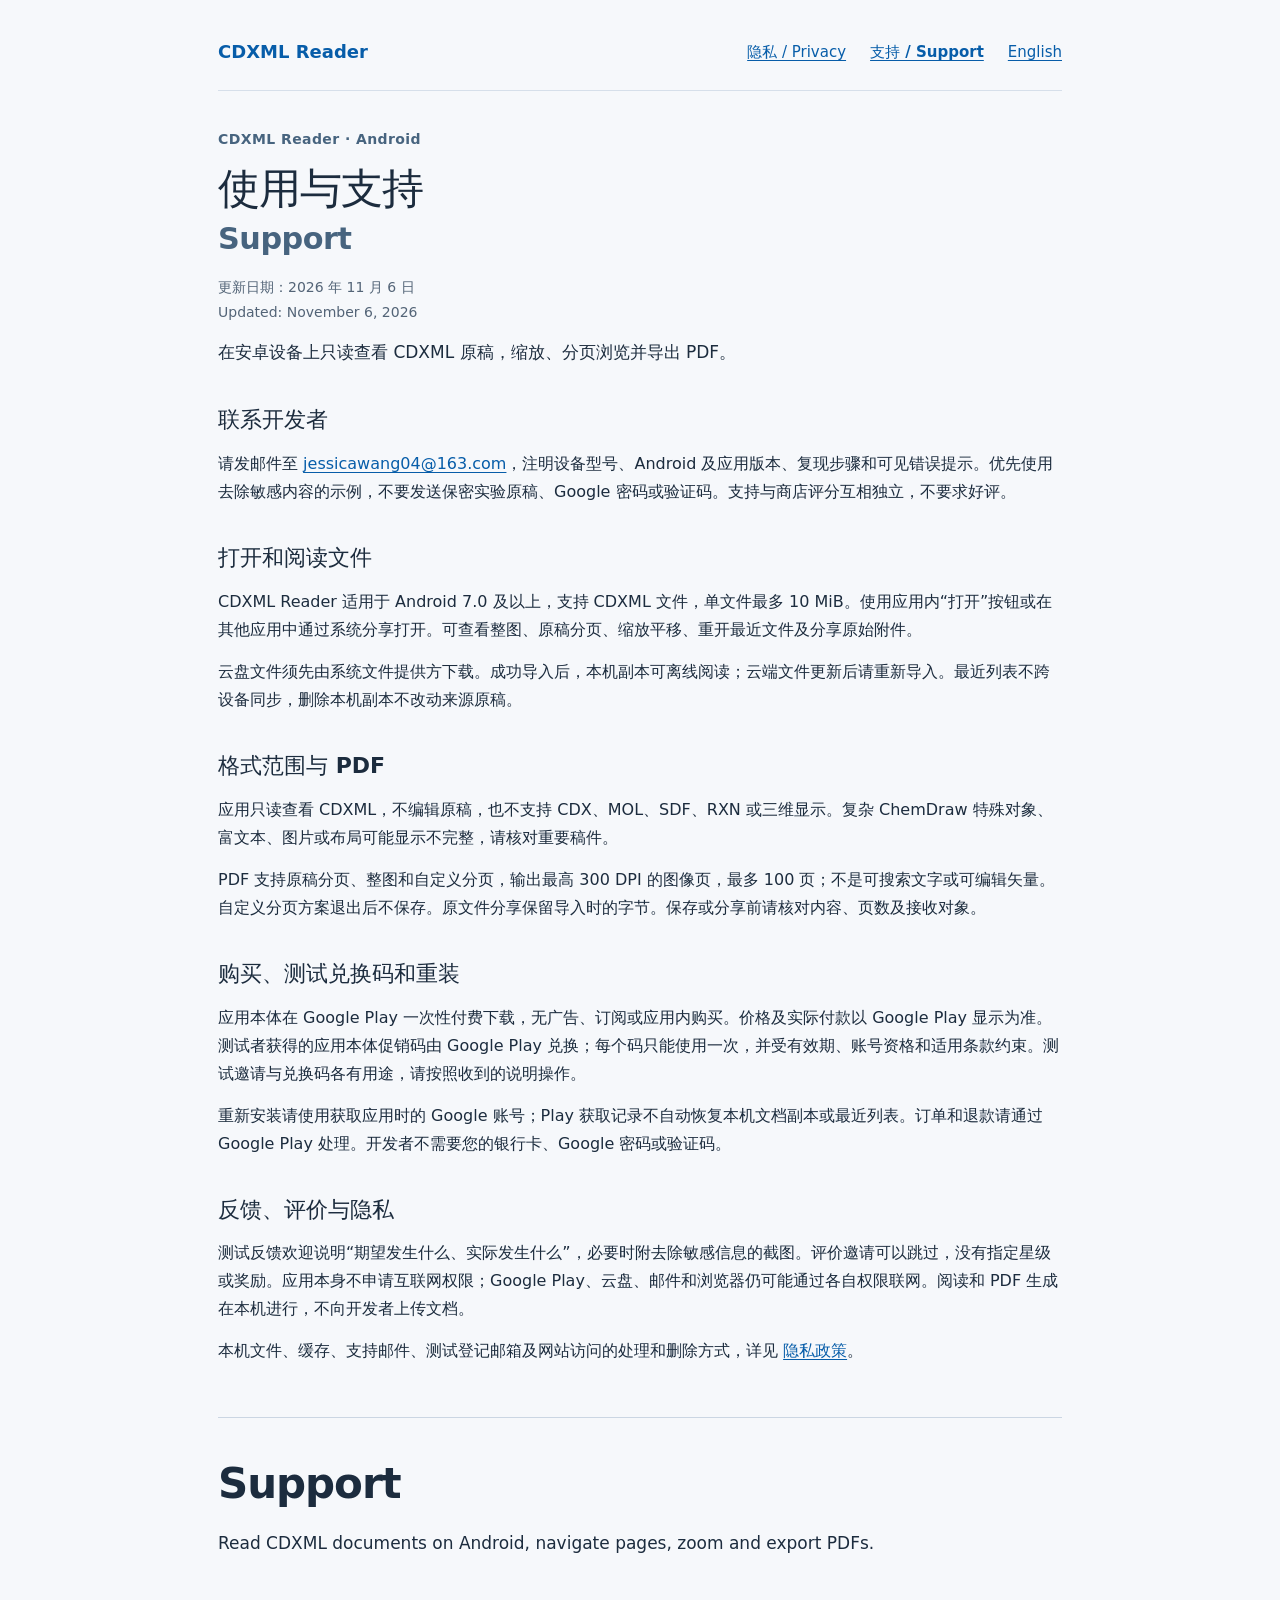
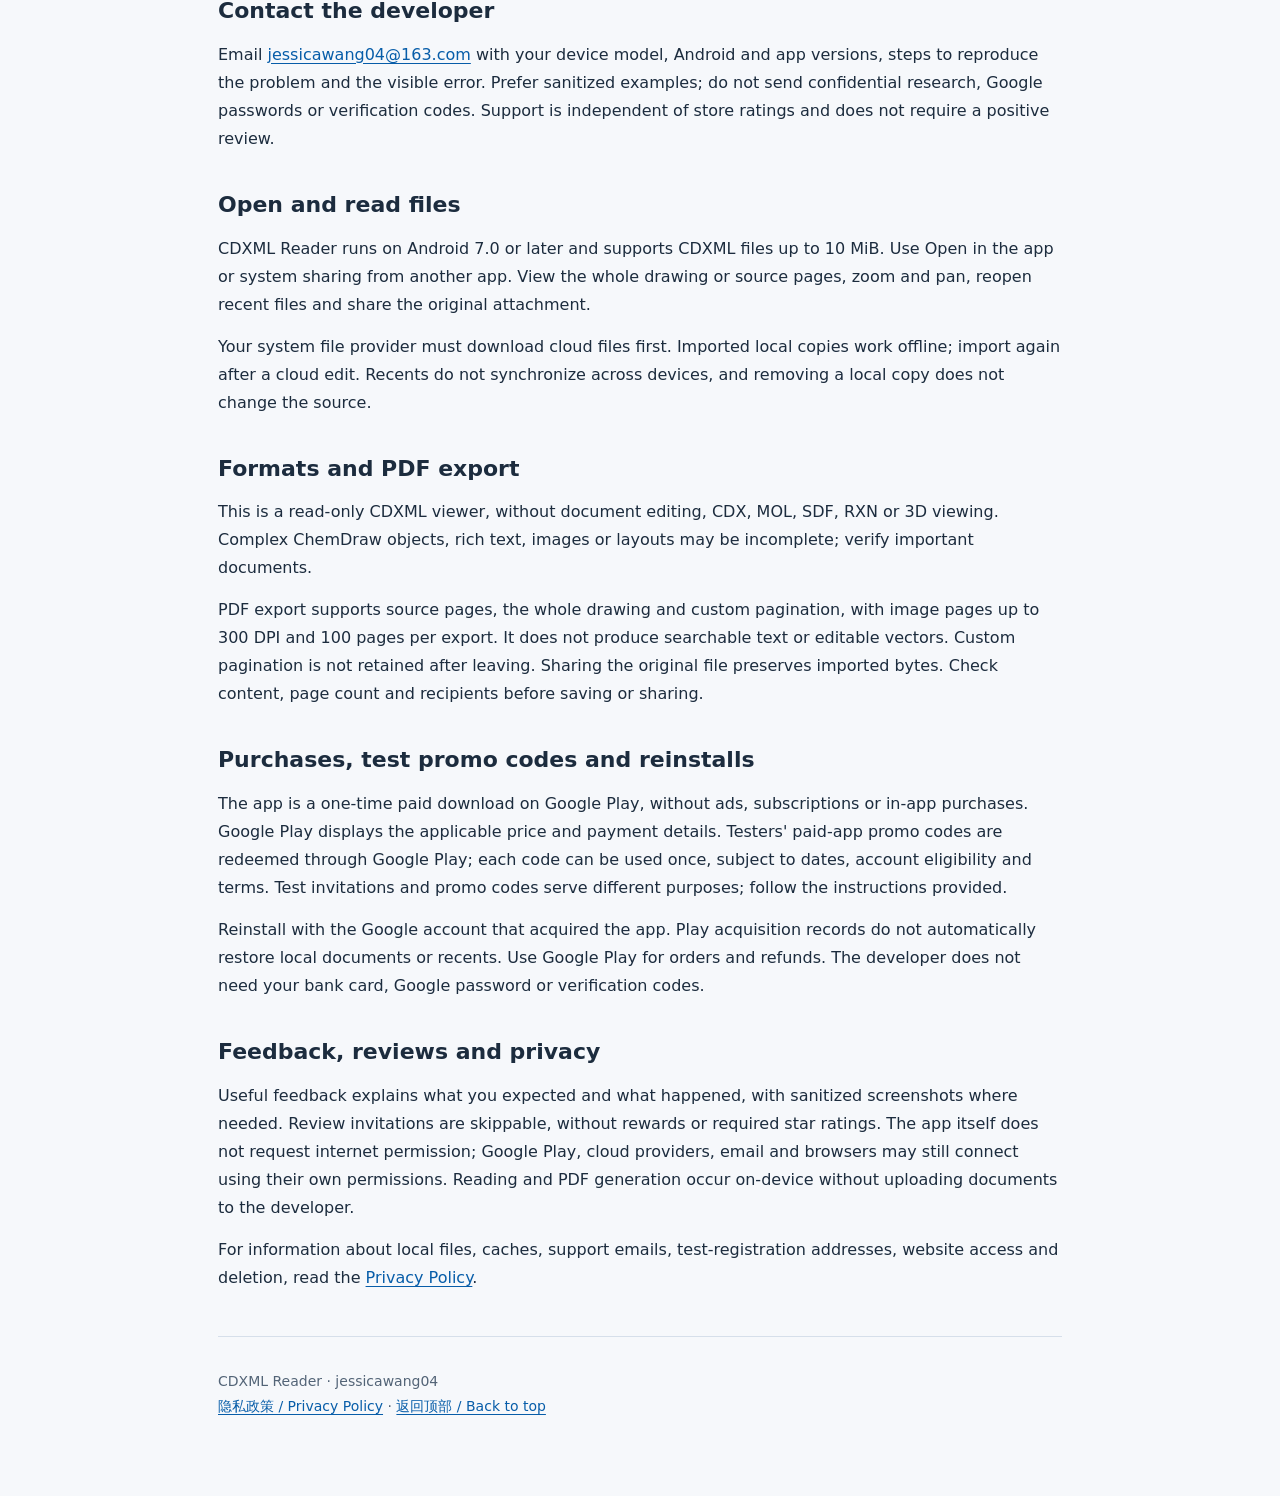
<file: support.html>
<!doctype html>
<html lang="zh-CN">
<head>
  <meta charset="utf-8">
  <meta name="viewport" content="width=device-width, initial-scale=1">
  <meta name="description" content="CDXML Reader 使用与支持 / Support — open CDXML files, export PDF, and contact the developer.">
  <title>CDXML Reader · 使用与支持 / Support</title>
  <link rel="stylesheet" href="style.css">
  <link rel="canonical" href="https://jessicawang04.github.io/CDXML-Reader/support.html">
</head>
<body>
<a class="skip-link" href="#main">跳到正文 / Skip to content</a>
<main id="main">
  <nav class="site-nav" aria-label="网站导航 / Site navigation">
    <a class="brand" href="index.html">CDXML Reader</a>
    <a href="index.html">隐私 / Privacy</a>
    <a href="support.html" aria-current="page">支持 / Support</a>
    <a href="#english" lang="en">English</a>
  </nav>
  <header>
    <p class="eyebrow">CDXML Reader · Android</p>
    <h1>使用与支持 <span lang="en">Support</span></h1>
    <p class="meta">更新日期：2026 年 11 月 6 日<br><span lang="en">Updated: November 6, 2026</span></p>
    <p class="intro">在安卓设备上只读查看 CDXML 原稿，缩放、分页浏览并导出 PDF。</p>
  </header>
  <section lang="zh-CN" aria-label="中文使用与支持">
    <h2>联系开发者</h2>
    <p>请发邮件至 <a href="mailto:jessicawang04@163.com">jessicawang04@163.com</a>，注明设备型号、Android 及应用版本、复现步骤和可见错误提示。优先使用去除敏感内容的示例，不要发送保密实验原稿、Google 密码或验证码。支持与商店评分互相独立，不要求好评。</p>

    <h2>打开和阅读文件</h2>
    <p>CDXML Reader 适用于 Android 7.0 及以上，支持 CDXML 文件，单文件最多 10 MiB。使用应用内“打开”按钮或在其他应用中通过系统分享打开。可查看整图、原稿分页、缩放平移、重开最近文件及分享原始附件。</p>
    <p>云盘文件须先由系统文件提供方下载。成功导入后，本机副本可离线阅读；云端文件更新后请重新导入。最近列表不跨设备同步，删除本机副本不改动来源原稿。</p>

    <h2>格式范围与 PDF</h2>
    <p>应用只读查看 CDXML，不编辑原稿，也不支持 CDX、MOL、SDF、RXN 或三维显示。复杂 ChemDraw 特殊对象、富文本、图片或布局可能显示不完整，请核对重要稿件。</p>
    <p>PDF 支持原稿分页、整图和自定义分页，输出最高 300 DPI 的图像页，最多 100 页；不是可搜索文字或可编辑矢量。自定义分页方案退出后不保存。原文件分享保留导入时的字节。保存或分享前请核对内容、页数及接收对象。</p>

    <h2>购买、测试兑换码和重装</h2>
    <p>应用本体在 Google Play 一次性付费下载，无广告、订阅或应用内购买。价格及实际付款以 Google Play 显示为准。测试者获得的应用本体促销码由 Google Play 兑换；每个码只能使用一次，并受有效期、账号资格和适用条款约束。测试邀请与兑换码各有用途，请按照收到的说明操作。</p>
    <p>重新安装请使用获取应用时的 Google 账号；Play 获取记录不自动恢复本机文档副本或最近列表。订单和退款请通过 Google Play 处理。开发者不需要您的银行卡、Google 密码或验证码。</p>

    <h2>反馈、评价与隐私</h2>
    <p>测试反馈欢迎说明“期望发生什么、实际发生什么”，必要时附去除敏感信息的截图。评价邀请可以跳过，没有指定星级或奖励。应用本身不申请互联网权限；Google Play、云盘、邮件和浏览器仍可能通过各自权限联网。阅读和 PDF 生成在本机进行，不向开发者上传文档。</p>
    <p>本机文件、缓存、支持邮件、测试登记邮箱及网站访问的处理和删除方式，详见 <a href="index.html">隐私政策</a>。</p>
  </section>
  <hr>
  <section lang="en" id="english" aria-label="English support">
    <header><h1>Support</h1><p class="intro">Read CDXML documents on Android, navigate pages, zoom and export PDFs.</p></header>
    <h2>Contact the developer</h2>
    <p>Email <a href="mailto:jessicawang04@163.com">jessicawang04@163.com</a> with your device model, Android and app versions, steps to reproduce the problem and the visible error. Prefer sanitized examples; do not send confidential research, Google passwords or verification codes. Support is independent of store ratings and does not require a positive review.</p>

    <h2>Open and read files</h2>
    <p>CDXML Reader runs on Android 7.0 or later and supports CDXML files up to 10 MiB. Use Open in the app or system sharing from another app. View the whole drawing or source pages, zoom and pan, reopen recent files and share the original attachment.</p>
    <p>Your system file provider must download cloud files first. Imported local copies work offline; import again after a cloud edit. Recents do not synchronize across devices, and removing a local copy does not change the source.</p>

    <h2>Formats and PDF export</h2>
    <p>This is a read-only CDXML viewer, without document editing, CDX, MOL, SDF, RXN or 3D viewing. Complex ChemDraw objects, rich text, images or layouts may be incomplete; verify important documents.</p>
    <p>PDF export supports source pages, the whole drawing and custom pagination, with image pages up to 300 DPI and 100 pages per export. It does not produce searchable text or editable vectors. Custom pagination is not retained after leaving. Sharing the original file preserves imported bytes. Check content, page count and recipients before saving or sharing.</p>

    <h2>Purchases, test promo codes and reinstalls</h2>
    <p>The app is a one-time paid download on Google Play, without ads, subscriptions or in-app purchases. Google Play displays the applicable price and payment details. Testers' paid-app promo codes are redeemed through Google Play; each code can be used once, subject to dates, account eligibility and terms. Test invitations and promo codes serve different purposes; follow the instructions provided.</p>
    <p>Reinstall with the Google account that acquired the app. Play acquisition records do not automatically restore local documents or recents. Use Google Play for orders and refunds. The developer does not need your bank card, Google password or verification codes.</p>

    <h2>Feedback, reviews and privacy</h2>
    <p>Useful feedback explains what you expected and what happened, with sanitized screenshots where needed. Review invitations are skippable, without rewards or required star ratings. The app itself does not request internet permission; Google Play, cloud providers, email and browsers may still connect using their own permissions. Reading and PDF generation occur on-device without uploading documents to the developer.</p>
    <p>For information about local files, caches, support emails, test-registration addresses, website access and deletion, read the <a href="index.html#english">Privacy Policy</a>.</p>
  </section>
  <footer><p>CDXML Reader · jessicawang04<br><a href="index.html">隐私政策 / Privacy Policy</a> · <a href="#main">返回顶部 / Back to top</a></p></footer>
</main>
</body>
</html>
</file>
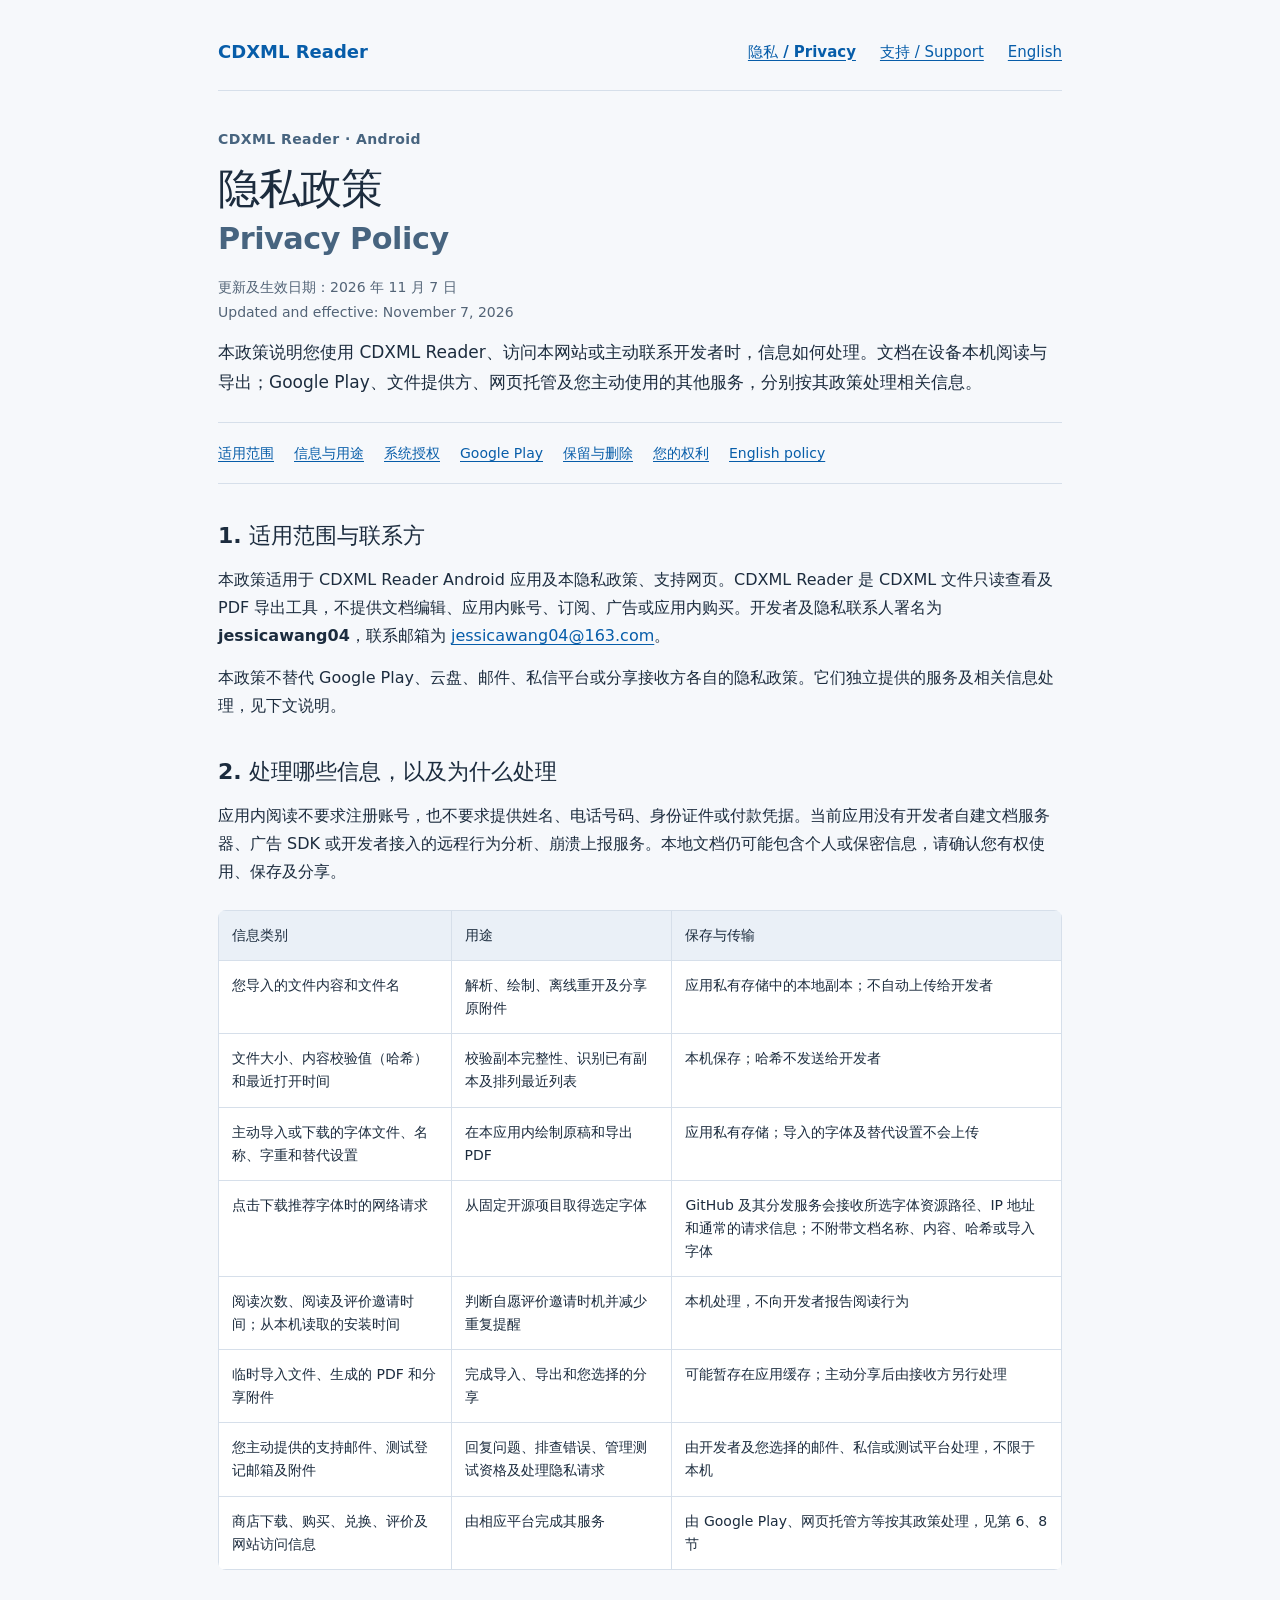
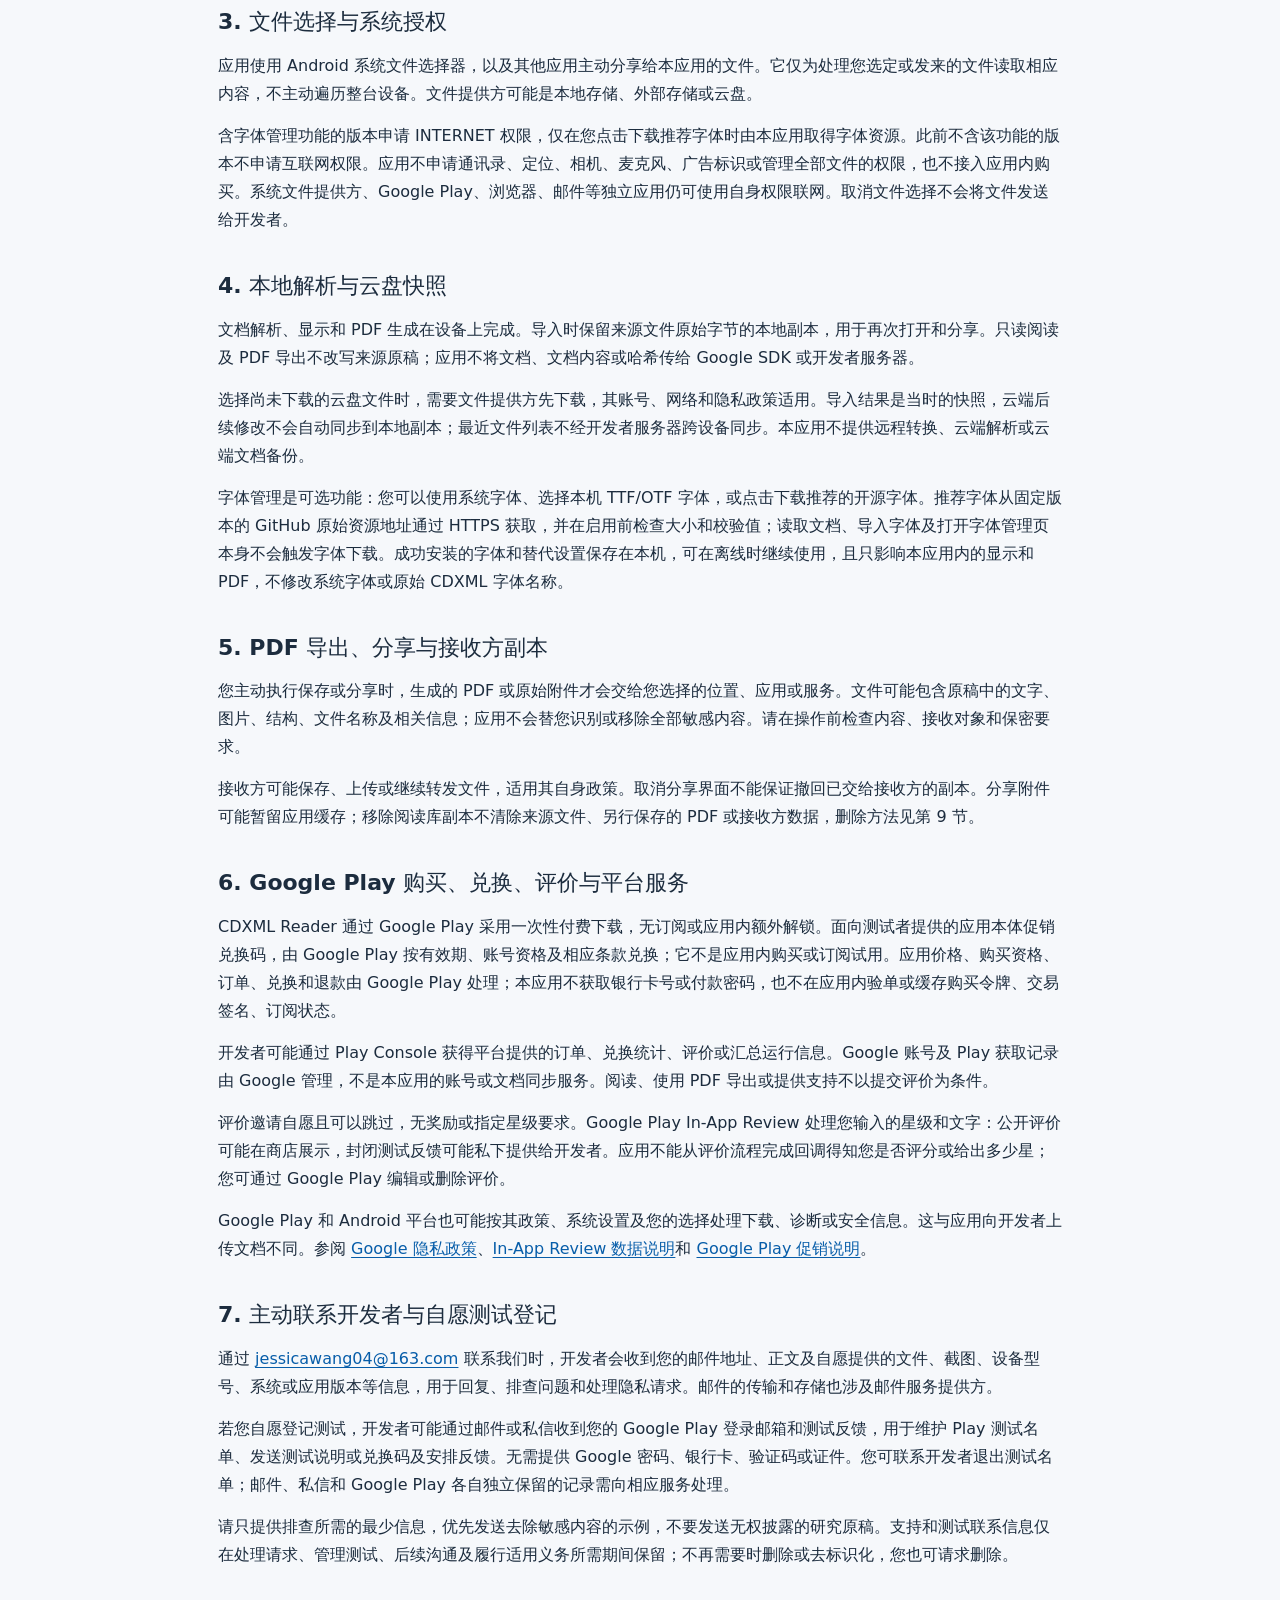
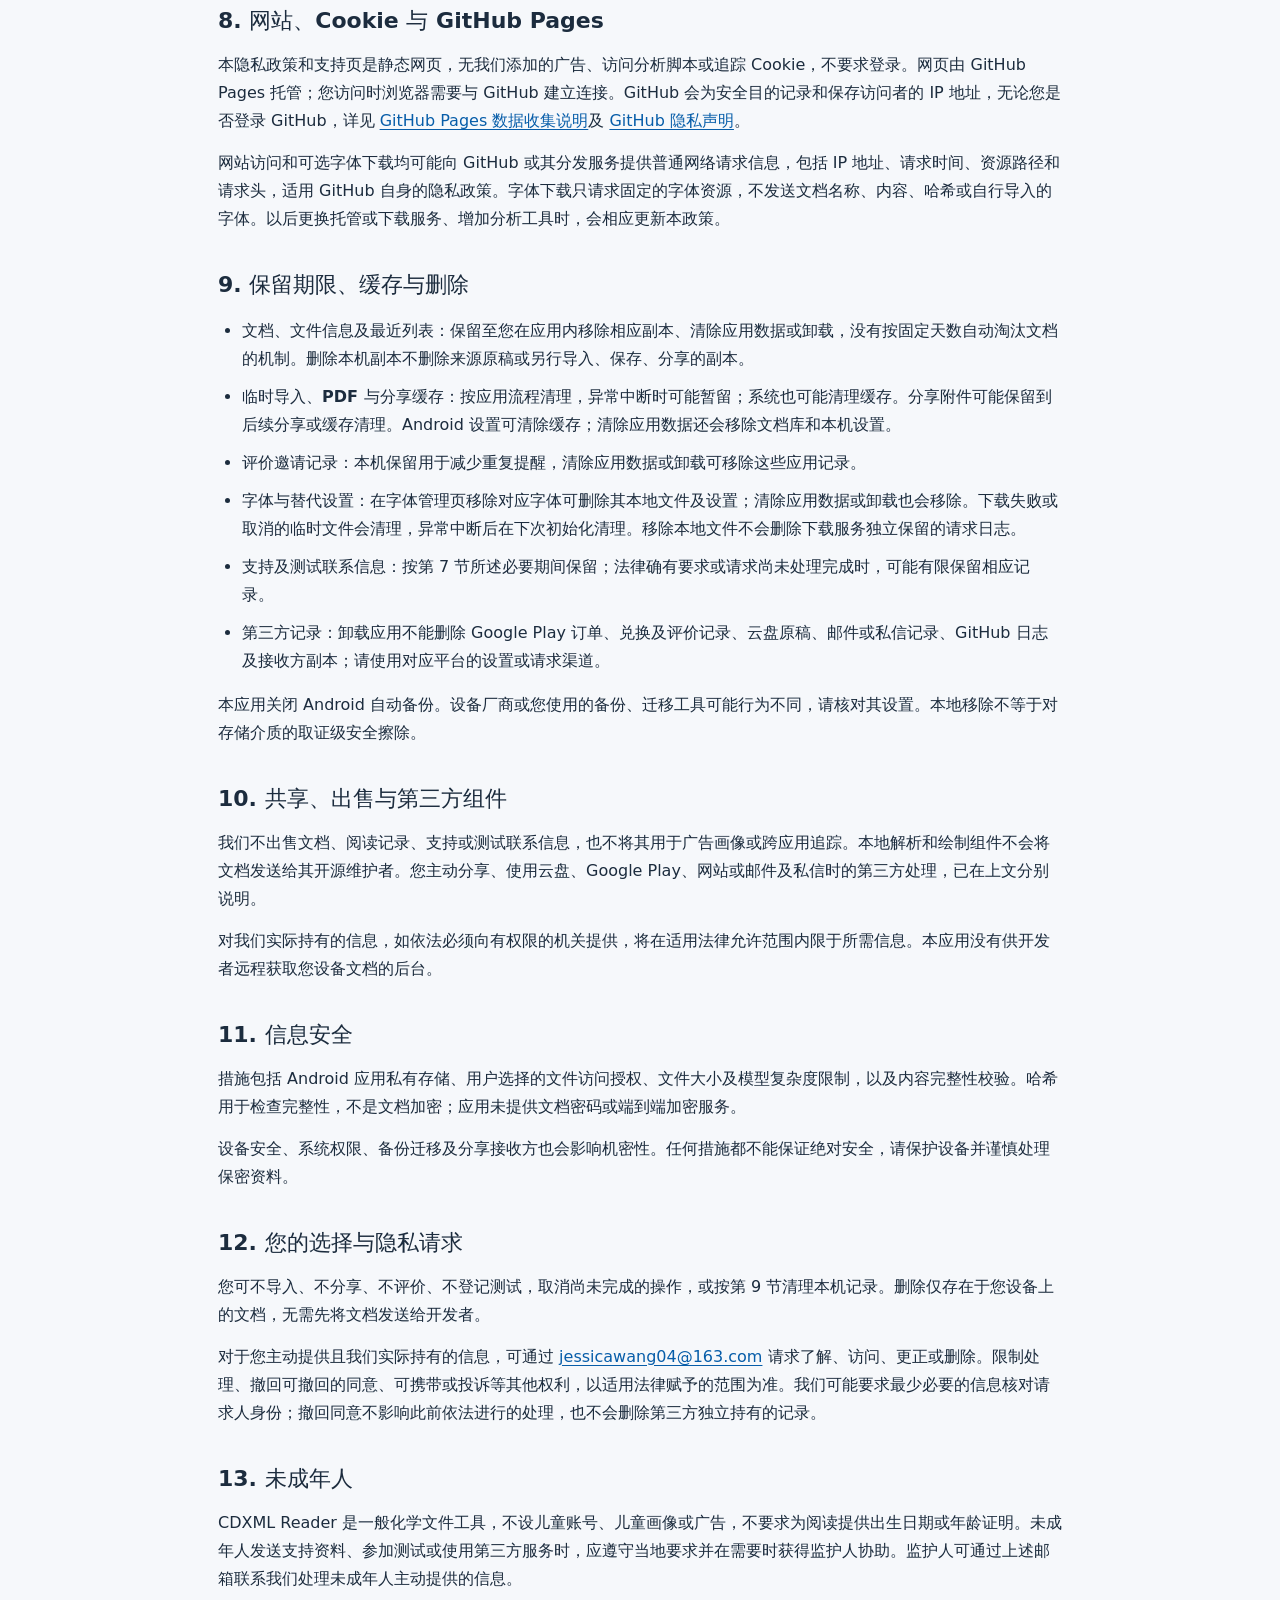
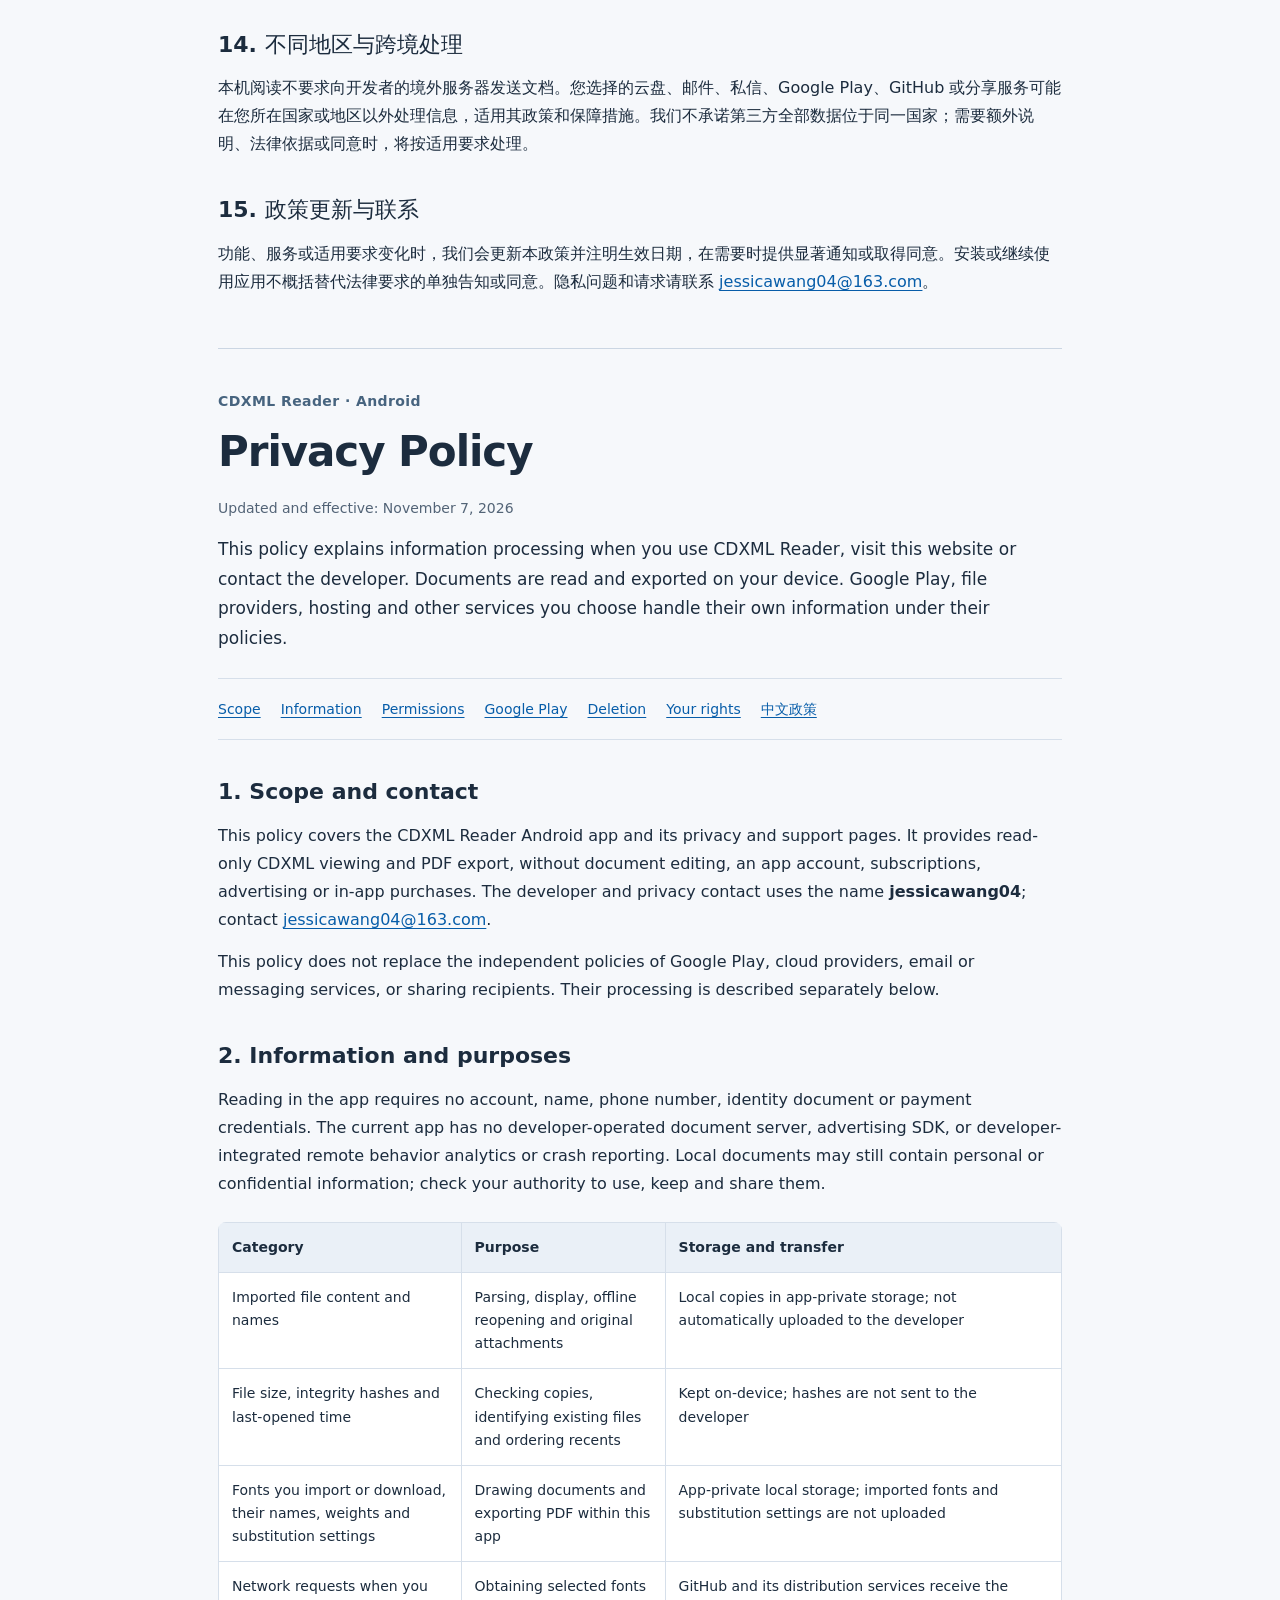
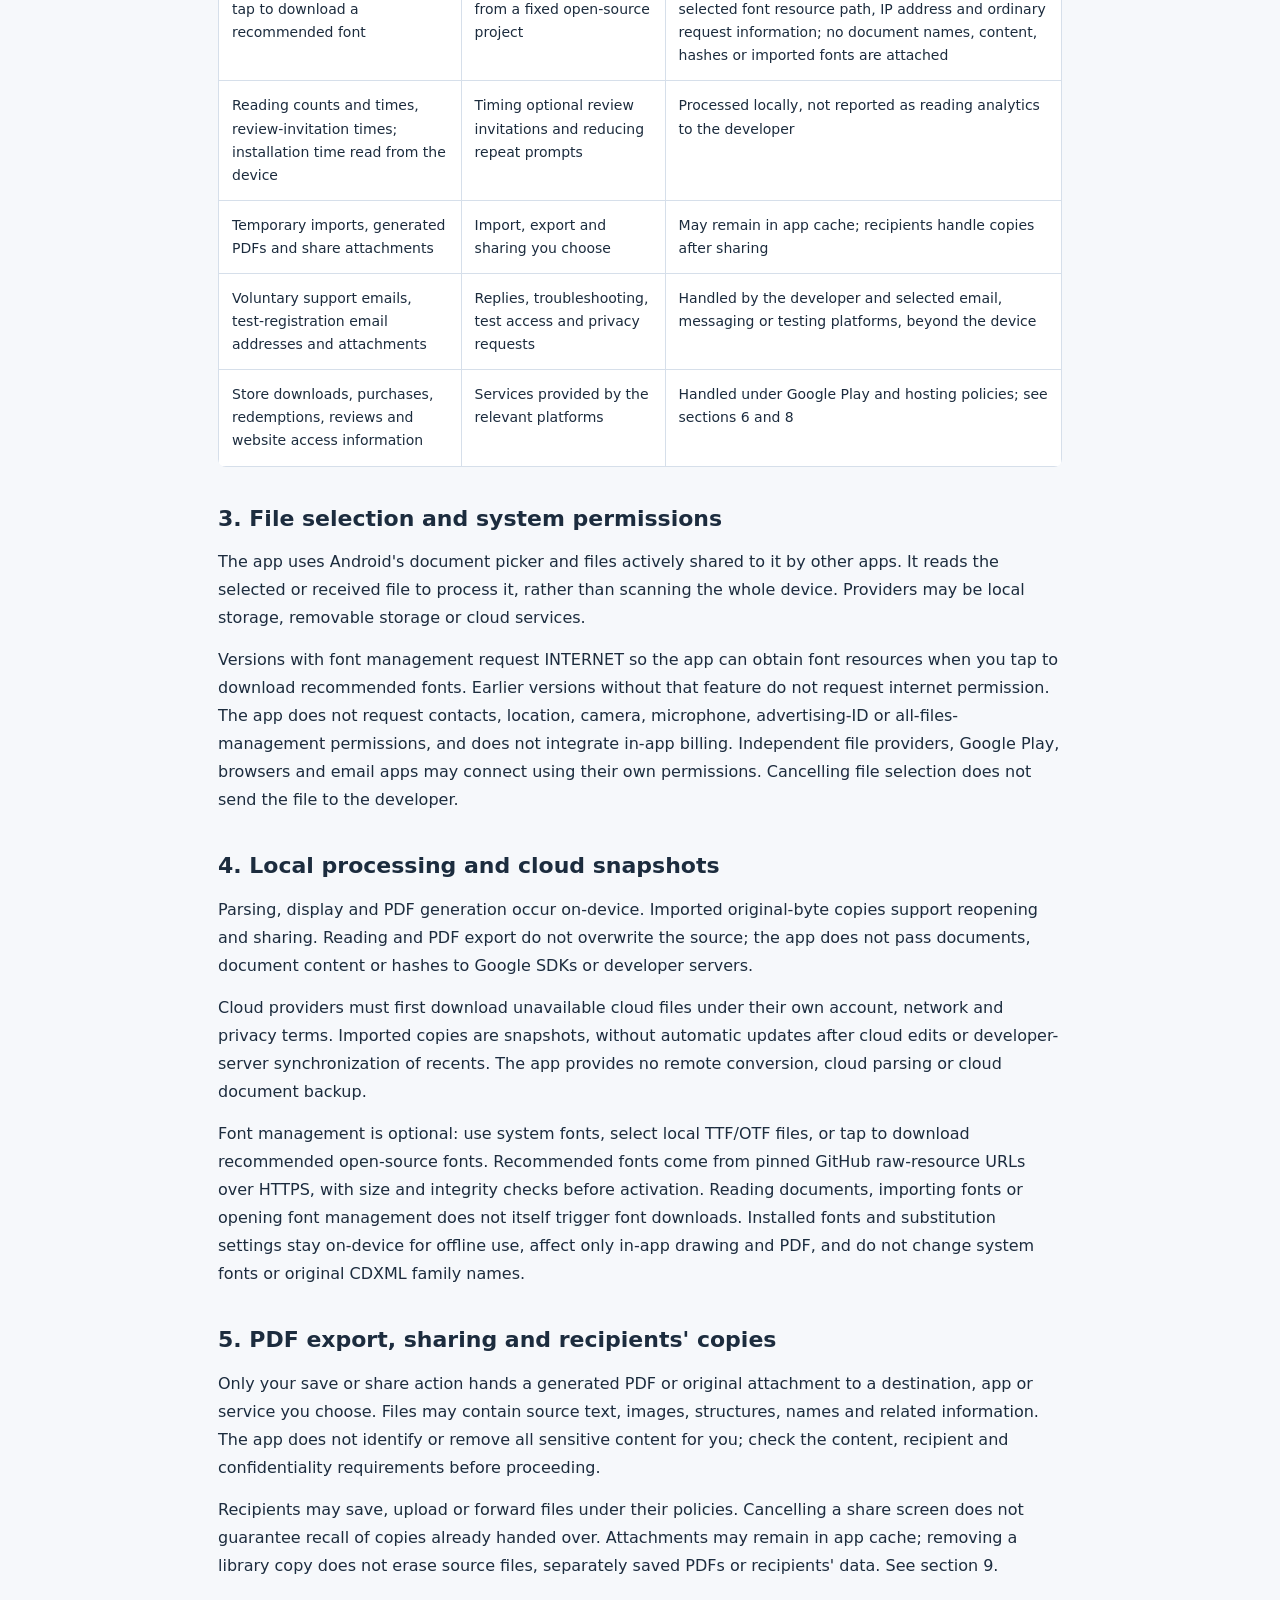
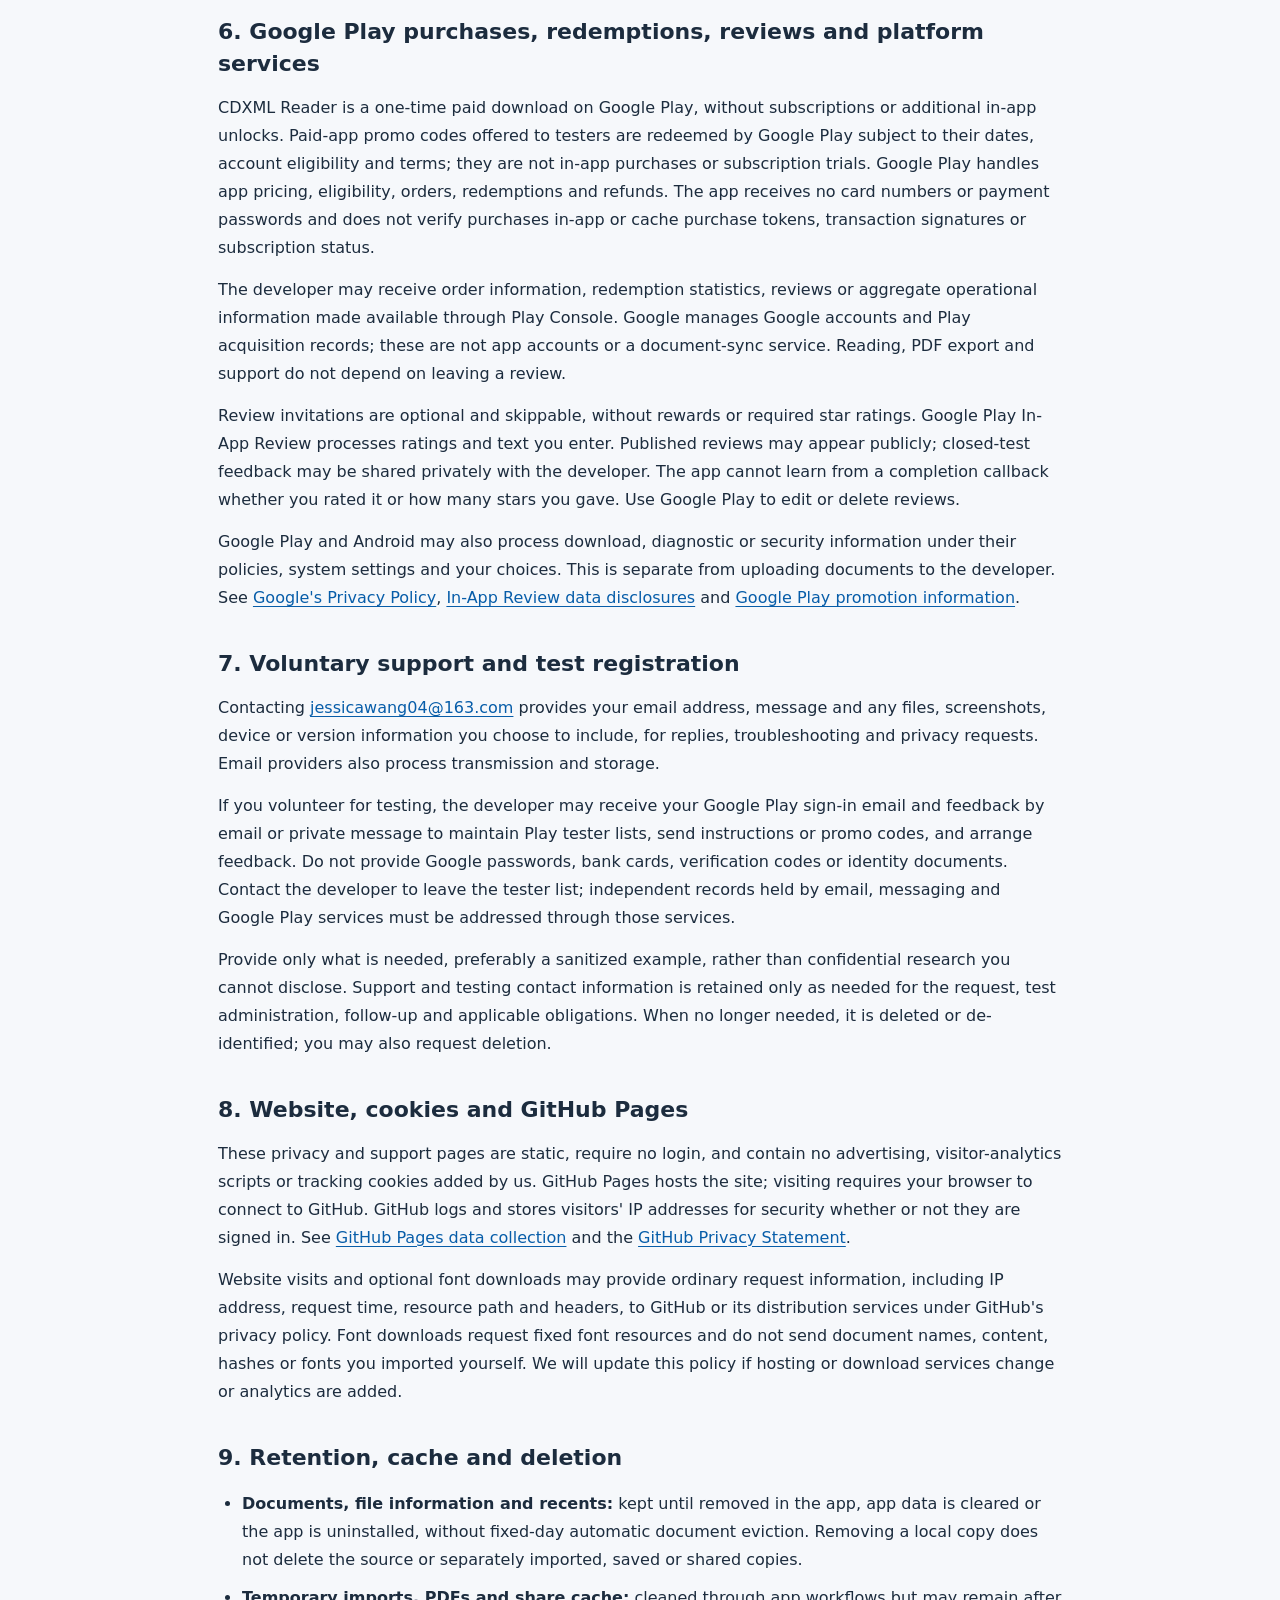
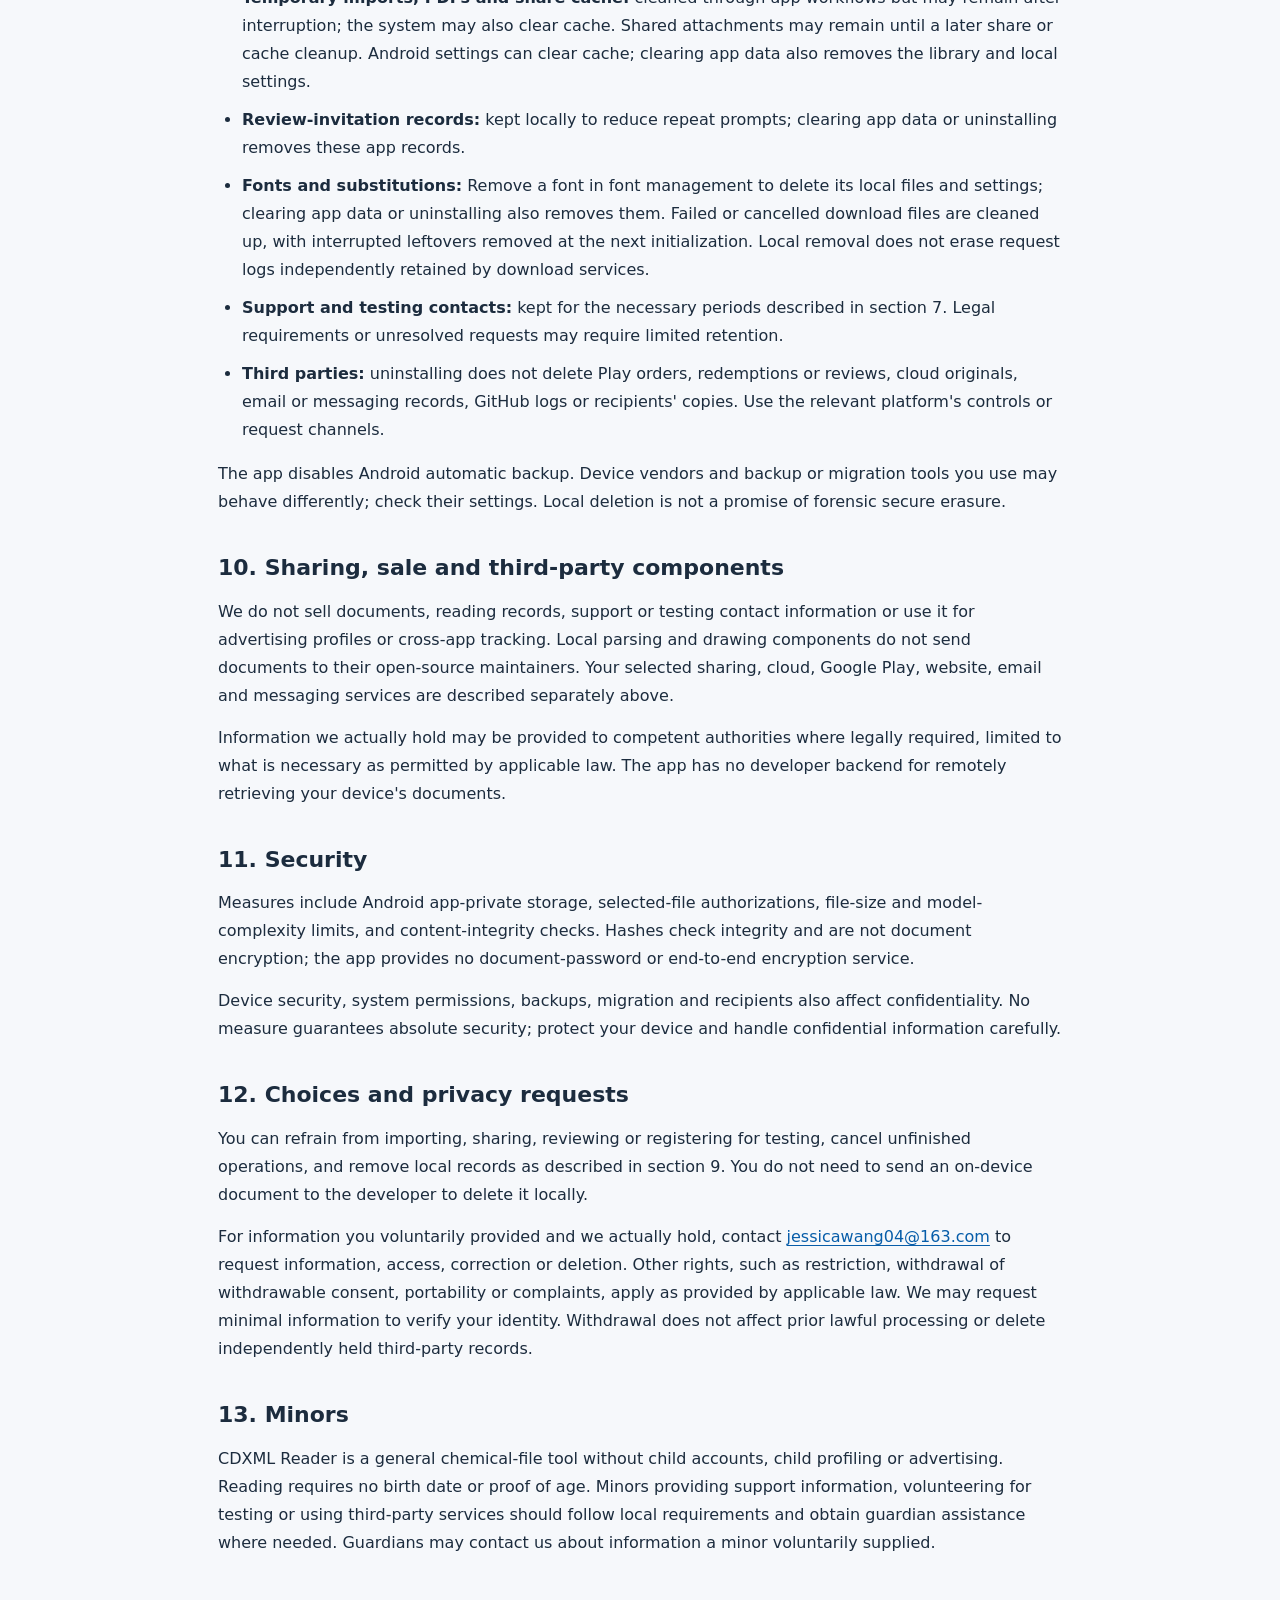
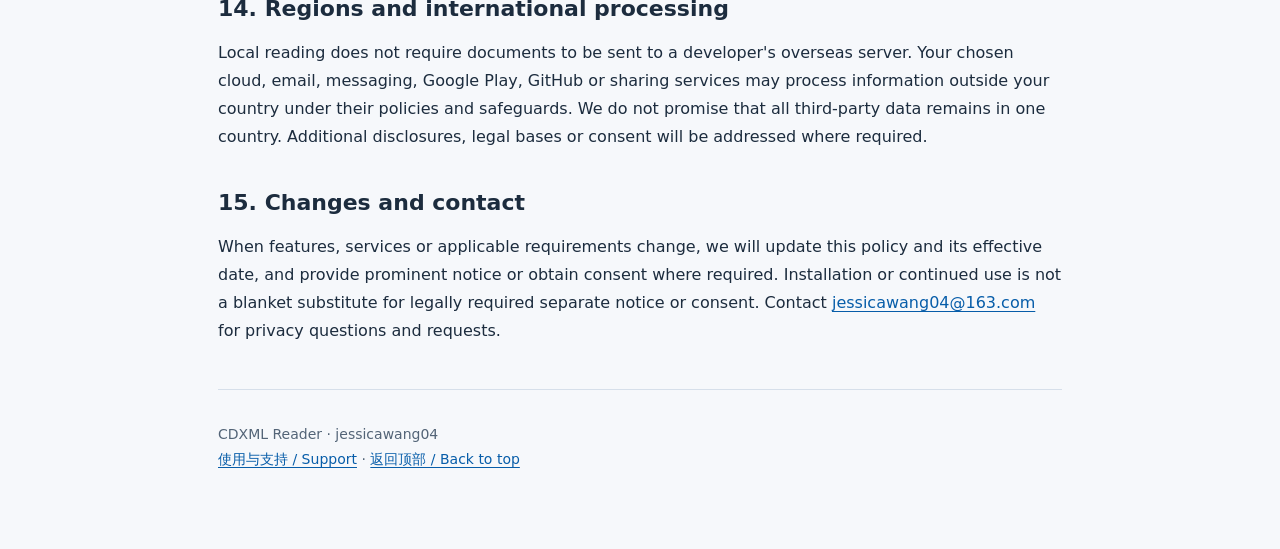
<file: cdxml/privacy.html>
<!doctype html>
<html lang="zh-CN">
<head>
  <meta charset="utf-8">
  <meta name="viewport" content="width=device-width, initial-scale=1">
  <meta name="description" content="CDXML Reader 隐私政策 / Privacy Policy — local CDXML reading, PDF export, Google Play and support.">
  <title>CDXML Reader · 隐私政策 / Privacy Policy</title>
  <link rel="stylesheet" href="../style.css">
  <link rel="canonical" href="https://jessicawang04.github.io/CDXML-Reader/">
</head>
<body>
<a class="skip-link" href="#main">跳到正文 / Skip to content</a>
<main id="main">
  <nav class="site-nav" aria-label="网站导航 / Site navigation">
    <a class="brand" href="privacy.html">CDXML Reader</a>
    <a href="privacy.html" aria-current="page">隐私 / Privacy</a>
    <a href="support.html">支持 / Support</a>
    <a href="#english" lang="en">English</a>
  </nav>
  <header>
    <p class="eyebrow">CDXML Reader · Android</p>
    <h1>隐私政策 <span lang="en">Privacy Policy</span></h1>
    <p class="meta">更新及生效日期：2026 年 11 月 7 日<br><span lang="en">Updated and effective: November 7, 2026</span></p>
    <p class="intro">本政策说明您使用 CDXML Reader、访问本网站或主动联系开发者时，信息如何处理。文档在设备本机阅读与导出；Google Play、文件提供方、网页托管及您主动使用的其他服务，分别按其政策处理相关信息。</p>
  </header>
  <nav class="policy-toc" aria-label="中文政策目录">
    <a href="#zh-scope">适用范围</a><a href="#zh-data">信息与用途</a><a href="#zh-permissions">系统授权</a><a href="#zh-play">Google Play</a><a href="#zh-retention">保留与删除</a><a href="#zh-rights">您的权利</a><a href="#english" lang="en">English policy</a>
  </nav>

  <section lang="zh-CN" aria-label="中文隐私政策">
    <h2 id="zh-scope">1. 适用范围与联系方</h2>
    <p>本政策适用于 CDXML Reader Android 应用及本隐私政策、支持网页。CDXML Reader 是 CDXML 文件只读查看及 PDF 导出工具，不提供文档编辑、应用内账号、订阅、广告或应用内购买。开发者及隐私联系人署名为 <strong>jessicawang04</strong>，联系邮箱为 <a href="mailto:jessicawang04@163.com">jessicawang04@163.com</a>。</p>
    <p>本政策不替代 Google Play、云盘、邮件、私信平台或分享接收方各自的隐私政策。它们独立提供的服务及相关信息处理，见下文说明。</p>

    <h2 id="zh-data">2. 处理哪些信息，以及为什么处理</h2>
    <p>应用内阅读不要求注册账号，也不要求提供姓名、电话号码、身份证件或付款凭据。当前应用没有开发者自建文档服务器、广告 SDK 或开发者接入的远程行为分析、崩溃上报服务。本地文档仍可能包含个人或保密信息，请确认您有权使用、保存及分享。</p>
    <div class="table-wrap" tabindex="0" role="region" aria-label="信息类别、用途及保存位置">
      <table>
        <thead><tr><th scope="col">信息类别</th><th scope="col">用途</th><th scope="col">保存与传输</th></tr></thead>
        <tbody>
          <tr><td>您导入的文件内容和文件名</td><td>解析、绘制、离线重开及分享原附件</td><td>应用私有存储中的本地副本；不自动上传给开发者</td></tr>
          <tr><td>文件大小、内容校验值（哈希）和最近打开时间</td><td>校验副本完整性、识别已有副本及排列最近列表</td><td>本机保存；哈希不发送给开发者</td></tr>
          <tr><td>主动导入或下载的字体文件、名称、字重和替代设置</td><td>在本应用内绘制原稿和导出 PDF</td><td>应用私有存储；导入的字体及替代设置不会上传</td></tr>
          <tr><td>点击下载推荐字体时的网络请求</td><td>从固定开源项目取得选定字体</td><td>GitHub 及其分发服务会接收所选字体资源路径、IP 地址和通常的请求信息；不附带文档名称、内容、哈希或导入字体</td></tr>
          <tr><td>阅读次数、阅读及评价邀请时间；从本机读取的安装时间</td><td>判断自愿评价邀请时机并减少重复提醒</td><td>本机处理，不向开发者报告阅读行为</td></tr>
          <tr><td>临时导入文件、生成的 PDF 和分享附件</td><td>完成导入、导出和您选择的分享</td><td>可能暂存在应用缓存；主动分享后由接收方另行处理</td></tr>
          <tr><td>您主动提供的支持邮件、测试登记邮箱及附件</td><td>回复问题、排查错误、管理测试资格及处理隐私请求</td><td>由开发者及您选择的邮件、私信或测试平台处理，不限于本机</td></tr>
          <tr><td>商店下载、购买、兑换、评价及网站访问信息</td><td>由相应平台完成其服务</td><td>由 Google Play、网页托管方等按其政策处理，见第 6、8 节</td></tr>
        </tbody>
      </table>
    </div>

    <h2 id="zh-permissions">3. 文件选择与系统授权</h2>
    <p>应用使用 Android 系统文件选择器，以及其他应用主动分享给本应用的文件。它仅为处理您选定或发来的文件读取相应内容，不主动遍历整台设备。文件提供方可能是本地存储、外部存储或云盘。</p>
    <p>含字体管理功能的版本申请 INTERNET 权限，仅在您点击下载推荐字体时由本应用取得字体资源。此前不含该功能的版本不申请互联网权限。应用不申请通讯录、定位、相机、麦克风、广告标识或管理全部文件的权限，也不接入应用内购买。系统文件提供方、Google Play、浏览器、邮件等独立应用仍可使用自身权限联网。取消文件选择不会将文件发送给开发者。</p>

    <h2 id="zh-local">4. 本地解析与云盘快照</h2>
    <p>文档解析、显示和 PDF 生成在设备上完成。导入时保留来源文件原始字节的本地副本，用于再次打开和分享。只读阅读及 PDF 导出不改写来源原稿；应用不将文档、文档内容或哈希传给 Google SDK 或开发者服务器。</p>
    <p>选择尚未下载的云盘文件时，需要文件提供方先下载，其账号、网络和隐私政策适用。导入结果是当时的快照，云端后续修改不会自动同步到本地副本；最近文件列表不经开发者服务器跨设备同步。本应用不提供远程转换、云端解析或云端文档备份。</p>
    <p>字体管理是可选功能：您可以使用系统字体、选择本机 TTF/OTF 字体，或点击下载推荐的开源字体。推荐字体从固定版本的 GitHub 原始资源地址通过 HTTPS 获取，并在启用前检查大小和校验值；读取文档、导入字体及打开字体管理页本身不会触发字体下载。成功安装的字体和替代设置保存在本机，可在离线时继续使用，且只影响本应用内的显示和 PDF，不修改系统字体或原始 CDXML 字体名称。</p>

    <h2 id="zh-sharing">5. PDF 导出、分享与接收方副本</h2>
    <p>您主动执行保存或分享时，生成的 PDF 或原始附件才会交给您选择的位置、应用或服务。文件可能包含原稿中的文字、图片、结构、文件名称及相关信息；应用不会替您识别或移除全部敏感内容。请在操作前检查内容、接收对象和保密要求。</p>
    <p>接收方可能保存、上传或继续转发文件，适用其自身政策。取消分享界面不能保证撤回已交给接收方的副本。分享附件可能暂留应用缓存；移除阅读库副本不清除来源文件、另行保存的 PDF 或接收方数据，删除方法见第 9 节。</p>

    <h2 id="zh-play">6. Google Play 购买、兑换、评价与平台服务</h2>
    <p>CDXML Reader 通过 Google Play 采用一次性付费下载，无订阅或应用内额外解锁。面向测试者提供的应用本体促销兑换码，由 Google Play 按有效期、账号资格及相应条款兑换；它不是应用内购买或订阅试用。应用价格、购买资格、订单、兑换和退款由 Google Play 处理；本应用不获取银行卡号或付款密码，也不在应用内验单或缓存购买令牌、交易签名、订阅状态。</p>
    <p>开发者可能通过 Play Console 获得平台提供的订单、兑换统计、评价或汇总运行信息。Google 账号及 Play 获取记录由 Google 管理，不是本应用的账号或文档同步服务。阅读、使用 PDF 导出或提供支持不以提交评价为条件。</p>
    <p>评价邀请自愿且可以跳过，无奖励或指定星级要求。Google Play In-App Review 处理您输入的星级和文字：公开评价可能在商店展示，封闭测试反馈可能私下提供给开发者。应用不能从评价流程完成回调得知您是否评分或给出多少星；您可通过 Google Play 编辑或删除评价。</p>
    <p>Google Play 和 Android 平台也可能按其政策、系统设置及您的选择处理下载、诊断或安全信息。这与应用向开发者上传文档不同。参阅 <a href="https://policies.google.com/privacy">Google 隐私政策</a>、<a href="https://developer.android.com/guide/playcore/in-app-review#data-safety">In-App Review 数据说明</a>和 <a href="https://support.google.com/googleplay/android-developer/answer/6321495?hl=en">Google Play 促销说明</a>。</p>

    <h2 id="zh-support">7. 主动联系开发者与自愿测试登记</h2>
    <p>通过 <a href="mailto:jessicawang04@163.com">jessicawang04@163.com</a> 联系我们时，开发者会收到您的邮件地址、正文及自愿提供的文件、截图、设备型号、系统或应用版本等信息，用于回复、排查问题和处理隐私请求。邮件的传输和存储也涉及邮件服务提供方。</p>
    <p>若您自愿登记测试，开发者可能通过邮件或私信收到您的 Google Play 登录邮箱和测试反馈，用于维护 Play 测试名单、发送测试说明或兑换码及安排反馈。无需提供 Google 密码、银行卡、验证码或证件。您可联系开发者退出测试名单；邮件、私信和 Google Play 各自独立保留的记录需向相应服务处理。</p>
    <p>请只提供排查所需的最少信息，优先发送去除敏感内容的示例，不要发送无权披露的研究原稿。支持和测试联系信息仅在处理请求、管理测试、后续沟通及履行适用义务所需期间保留；不再需要时删除或去标识化，您也可请求删除。</p>

    <h2 id="zh-website">8. 网站、Cookie 与 GitHub Pages</h2>
    <p>本隐私政策和支持页是静态网页，无我们添加的广告、访问分析脚本或追踪 Cookie，不要求登录。网页由 GitHub Pages 托管；您访问时浏览器需要与 GitHub 建立连接。GitHub 会为安全目的记录和保存访问者的 IP 地址，无论您是否登录 GitHub，详见 <a href="https://docs.github.com/en/pages/getting-started-with-github-pages/what-is-github-pages#data-collection">GitHub Pages 数据收集说明</a>及 <a href="https://docs.github.com/en/site-policy/privacy-policies/github-general-privacy-statement">GitHub 隐私声明</a>。</p>
    <p>网站访问和可选字体下载均可能向 GitHub 或其分发服务提供普通网络请求信息，包括 IP 地址、请求时间、资源路径和请求头，适用 GitHub 自身的隐私政策。字体下载只请求固定的字体资源，不发送文档名称、内容、哈希或自行导入的字体。以后更换托管或下载服务、增加分析工具时，会相应更新本政策。</p>

    <h2 id="zh-retention">9. 保留期限、缓存与删除</h2>
    <ul>
      <li><strong>文档、文件信息及最近列表：</strong>保留至您在应用内移除相应副本、清除应用数据或卸载，没有按固定天数自动淘汰文档的机制。删除本机副本不删除来源原稿或另行导入、保存、分享的副本。</li>
      <li><strong>临时导入、PDF 与分享缓存：</strong>按应用流程清理，异常中断时可能暂留；系统也可能清理缓存。分享附件可能保留到后续分享或缓存清理。Android 设置可清除缓存；清除应用数据还会移除文档库和本机设置。</li>
      <li><strong>评价邀请记录：</strong>本机保留用于减少重复提醒，清除应用数据或卸载可移除这些应用记录。</li>
      <li><strong>字体与替代设置：</strong>在字体管理页移除对应字体可删除其本地文件及设置；清除应用数据或卸载也会移除。下载失败或取消的临时文件会清理，异常中断后在下次初始化清理。移除本地文件不会删除下载服务独立保留的请求日志。</li>
      <li><strong>支持及测试联系信息：</strong>按第 7 节所述必要期间保留；法律确有要求或请求尚未处理完成时，可能有限保留相应记录。</li>
      <li><strong>第三方记录：</strong>卸载应用不能删除 Google Play 订单、兑换及评价记录、云盘原稿、邮件或私信记录、GitHub 日志及接收方副本；请使用对应平台的设置或请求渠道。</li>
    </ul>
    <p>本应用关闭 Android 自动备份。设备厂商或您使用的备份、迁移工具可能行为不同，请核对其设置。本地移除不等于对存储介质的取证级安全擦除。</p>

    <h2 id="zh-third-parties">10. 共享、出售与第三方组件</h2>
    <p>我们不出售文档、阅读记录、支持或测试联系信息，也不将其用于广告画像或跨应用追踪。本地解析和绘制组件不会将文档发送给其开源维护者。您主动分享、使用云盘、Google Play、网站或邮件及私信时的第三方处理，已在上文分别说明。</p>
    <p>对我们实际持有的信息，如依法必须向有权限的机关提供，将在适用法律允许范围内限于所需信息。本应用没有供开发者远程获取您设备文档的后台。</p>

    <h2 id="zh-security">11. 信息安全</h2>
    <p>措施包括 Android 应用私有存储、用户选择的文件访问授权、文件大小及模型复杂度限制，以及内容完整性校验。哈希用于检查完整性，不是文档加密；应用未提供文档密码或端到端加密服务。</p>
    <p>设备安全、系统权限、备份迁移及分享接收方也会影响机密性。任何措施都不能保证绝对安全，请保护设备并谨慎处理保密资料。</p>

    <h2 id="zh-rights">12. 您的选择与隐私请求</h2>
    <p>您可不导入、不分享、不评价、不登记测试，取消尚未完成的操作，或按第 9 节清理本机记录。删除仅存在于您设备上的文档，无需先将文档发送给开发者。</p>
    <p>对于您主动提供且我们实际持有的信息，可通过 <a href="mailto:jessicawang04@163.com">jessicawang04@163.com</a> 请求了解、访问、更正或删除。限制处理、撤回可撤回的同意、可携带或投诉等其他权利，以适用法律赋予的范围为准。我们可能要求最少必要的信息核对请求人身份；撤回同意不影响此前依法进行的处理，也不会删除第三方独立持有的记录。</p>

    <h2 id="zh-minors">13. 未成年人</h2>
    <p>CDXML Reader 是一般化学文件工具，不设儿童账号、儿童画像或广告，不要求为阅读提供出生日期或年龄证明。未成年人发送支持资料、参加测试或使用第三方服务时，应遵守当地要求并在需要时获得监护人协助。监护人可通过上述邮箱联系我们处理未成年人主动提供的信息。</p>

    <h2 id="zh-regions">14. 不同地区与跨境处理</h2>
    <p>本机阅读不要求向开发者的境外服务器发送文档。您选择的云盘、邮件、私信、Google Play、GitHub 或分享服务可能在您所在国家或地区以外处理信息，适用其政策和保障措施。我们不承诺第三方全部数据位于同一国家；需要额外说明、法律依据或同意时，将按适用要求处理。</p>

    <h2 id="zh-changes">15. 政策更新与联系</h2>
    <p>功能、服务或适用要求变化时，我们会更新本政策并注明生效日期，在需要时提供显著通知或取得同意。安装或继续使用应用不概括替代法律要求的单独告知或同意。隐私问题和请求请联系 <a href="mailto:jessicawang04@163.com">jessicawang04@163.com</a>。</p>
  </section>

  <hr>
  <section lang="en" id="english" aria-label="English privacy policy">
    <header>
      <p class="eyebrow">CDXML Reader · Android</p>
      <h1>Privacy Policy</h1>
      <p class="meta">Updated and effective: November 7, 2026</p>
      <p class="intro">This policy explains information processing when you use CDXML Reader, visit this website or contact the developer. Documents are read and exported on your device. Google Play, file providers, hosting and other services you choose handle their own information under their policies.</p>
    </header>
    <nav class="policy-toc" aria-label="English policy contents">
      <a href="#en-scope">Scope</a><a href="#en-data">Information</a><a href="#en-permissions">Permissions</a><a href="#en-play">Google Play</a><a href="#en-retention">Deletion</a><a href="#en-rights">Your rights</a><a href="#main" lang="zh-CN">中文政策</a>
    </nav>

    <h2 id="en-scope">1. Scope and contact</h2>
    <p>This policy covers the CDXML Reader Android app and its privacy and support pages. It provides read-only CDXML viewing and PDF export, without document editing, an app account, subscriptions, advertising or in-app purchases. The developer and privacy contact uses the name <strong>jessicawang04</strong>; contact <a href="mailto:jessicawang04@163.com">jessicawang04@163.com</a>.</p>
    <p>This policy does not replace the independent policies of Google Play, cloud providers, email or messaging services, or sharing recipients. Their processing is described separately below.</p>

    <h2 id="en-data">2. Information and purposes</h2>
    <p>Reading in the app requires no account, name, phone number, identity document or payment credentials. The current app has no developer-operated document server, advertising SDK, or developer-integrated remote behavior analytics or crash reporting. Local documents may still contain personal or confidential information; check your authority to use, keep and share them.</p>
    <div class="table-wrap" tabindex="0" role="region" aria-label="Information categories, purposes and storage">
      <table>
        <thead><tr><th scope="col">Category</th><th scope="col">Purpose</th><th scope="col">Storage and transfer</th></tr></thead>
        <tbody>
          <tr><td>Imported file content and names</td><td>Parsing, display, offline reopening and original attachments</td><td>Local copies in app-private storage; not automatically uploaded to the developer</td></tr>
          <tr><td>File size, integrity hashes and last-opened time</td><td>Checking copies, identifying existing files and ordering recents</td><td>Kept on-device; hashes are not sent to the developer</td></tr>
          <tr><td>Fonts you import or download, their names, weights and substitution settings</td><td>Drawing documents and exporting PDF within this app</td><td>App-private local storage; imported fonts and substitution settings are not uploaded</td></tr>
          <tr><td>Network requests when you tap to download a recommended font</td><td>Obtaining selected fonts from a fixed open-source project</td><td>GitHub and its distribution services receive the selected font resource path, IP address and ordinary request information; no document names, content, hashes or imported fonts are attached</td></tr>
          <tr><td>Reading counts and times, review-invitation times; installation time read from the device</td><td>Timing optional review invitations and reducing repeat prompts</td><td>Processed locally, not reported as reading analytics to the developer</td></tr>
          <tr><td>Temporary imports, generated PDFs and share attachments</td><td>Import, export and sharing you choose</td><td>May remain in app cache; recipients handle copies after sharing</td></tr>
          <tr><td>Voluntary support emails, test-registration email addresses and attachments</td><td>Replies, troubleshooting, test access and privacy requests</td><td>Handled by the developer and selected email, messaging or testing platforms, beyond the device</td></tr>
          <tr><td>Store downloads, purchases, redemptions, reviews and website access information</td><td>Services provided by the relevant platforms</td><td>Handled under Google Play and hosting policies; see sections 6 and 8</td></tr>
        </tbody>
      </table>
    </div>

    <h2 id="en-permissions">3. File selection and system permissions</h2>
    <p>The app uses Android's document picker and files actively shared to it by other apps. It reads the selected or received file to process it, rather than scanning the whole device. Providers may be local storage, removable storage or cloud services.</p>
    <p>Versions with font management request INTERNET so the app can obtain font resources when you tap to download recommended fonts. Earlier versions without that feature do not request internet permission. The app does not request contacts, location, camera, microphone, advertising-ID or all-files-management permissions, and does not integrate in-app billing. Independent file providers, Google Play, browsers and email apps may connect using their own permissions. Cancelling file selection does not send the file to the developer.</p>

    <h2 id="en-local">4. Local processing and cloud snapshots</h2>
    <p>Parsing, display and PDF generation occur on-device. Imported original-byte copies support reopening and sharing. Reading and PDF export do not overwrite the source; the app does not pass documents, document content or hashes to Google SDKs or developer servers.</p>
    <p>Cloud providers must first download unavailable cloud files under their own account, network and privacy terms. Imported copies are snapshots, without automatic updates after cloud edits or developer-server synchronization of recents. The app provides no remote conversion, cloud parsing or cloud document backup.</p>
    <p>Font management is optional: use system fonts, select local TTF/OTF files, or tap to download recommended open-source fonts. Recommended fonts come from pinned GitHub raw-resource URLs over HTTPS, with size and integrity checks before activation. Reading documents, importing fonts or opening font management does not itself trigger font downloads. Installed fonts and substitution settings stay on-device for offline use, affect only in-app drawing and PDF, and do not change system fonts or original CDXML family names.</p>

    <h2 id="en-sharing">5. PDF export, sharing and recipients' copies</h2>
    <p>Only your save or share action hands a generated PDF or original attachment to a destination, app or service you choose. Files may contain source text, images, structures, names and related information. The app does not identify or remove all sensitive content for you; check the content, recipient and confidentiality requirements before proceeding.</p>
    <p>Recipients may save, upload or forward files under their policies. Cancelling a share screen does not guarantee recall of copies already handed over. Attachments may remain in app cache; removing a library copy does not erase source files, separately saved PDFs or recipients' data. See section 9.</p>

    <h2 id="en-play">6. Google Play purchases, redemptions, reviews and platform services</h2>
    <p>CDXML Reader is a one-time paid download on Google Play, without subscriptions or additional in-app unlocks. Paid-app promo codes offered to testers are redeemed by Google Play subject to their dates, account eligibility and terms; they are not in-app purchases or subscription trials. Google Play handles app pricing, eligibility, orders, redemptions and refunds. The app receives no card numbers or payment passwords and does not verify purchases in-app or cache purchase tokens, transaction signatures or subscription status.</p>
    <p>The developer may receive order information, redemption statistics, reviews or aggregate operational information made available through Play Console. Google manages Google accounts and Play acquisition records; these are not app accounts or a document-sync service. Reading, PDF export and support do not depend on leaving a review.</p>
    <p>Review invitations are optional and skippable, without rewards or required star ratings. Google Play In-App Review processes ratings and text you enter. Published reviews may appear publicly; closed-test feedback may be shared privately with the developer. The app cannot learn from a completion callback whether you rated it or how many stars you gave. Use Google Play to edit or delete reviews.</p>
    <p>Google Play and Android may also process download, diagnostic or security information under their policies, system settings and your choices. This is separate from uploading documents to the developer. See <a href="https://policies.google.com/privacy">Google's Privacy Policy</a>, <a href="https://developer.android.com/guide/playcore/in-app-review#data-safety">In-App Review data disclosures</a> and <a href="https://support.google.com/googleplay/android-developer/answer/6321495?hl=en">Google Play promotion information</a>.</p>

    <h2 id="en-support">7. Voluntary support and test registration</h2>
    <p>Contacting <a href="mailto:jessicawang04@163.com">jessicawang04@163.com</a> provides your email address, message and any files, screenshots, device or version information you choose to include, for replies, troubleshooting and privacy requests. Email providers also process transmission and storage.</p>
    <p>If you volunteer for testing, the developer may receive your Google Play sign-in email and feedback by email or private message to maintain Play tester lists, send instructions or promo codes, and arrange feedback. Do not provide Google passwords, bank cards, verification codes or identity documents. Contact the developer to leave the tester list; independent records held by email, messaging and Google Play services must be addressed through those services.</p>
    <p>Provide only what is needed, preferably a sanitized example, rather than confidential research you cannot disclose. Support and testing contact information is retained only as needed for the request, test administration, follow-up and applicable obligations. When no longer needed, it is deleted or de-identified; you may also request deletion.</p>

    <h2 id="en-website">8. Website, cookies and GitHub Pages</h2>
    <p>These privacy and support pages are static, require no login, and contain no advertising, visitor-analytics scripts or tracking cookies added by us. GitHub Pages hosts the site; visiting requires your browser to connect to GitHub. GitHub logs and stores visitors' IP addresses for security whether or not they are signed in. See <a href="https://docs.github.com/en/pages/getting-started-with-github-pages/what-is-github-pages#data-collection">GitHub Pages data collection</a> and the <a href="https://docs.github.com/en/site-policy/privacy-policies/github-general-privacy-statement">GitHub Privacy Statement</a>.</p>
    <p>Website visits and optional font downloads may provide ordinary request information, including IP address, request time, resource path and headers, to GitHub or its distribution services under GitHub's privacy policy. Font downloads request fixed font resources and do not send document names, content, hashes or fonts you imported yourself. We will update this policy if hosting or download services change or analytics are added.</p>

    <h2 id="en-retention">9. Retention, cache and deletion</h2>
    <ul>
      <li><strong>Documents, file information and recents:</strong> kept until removed in the app, app data is cleared or the app is uninstalled, without fixed-day automatic document eviction. Removing a local copy does not delete the source or separately imported, saved or shared copies.</li>
      <li><strong>Temporary imports, PDFs and share cache:</strong> cleaned through app workflows but may remain after interruption; the system may also clear cache. Shared attachments may remain until a later share or cache cleanup. Android settings can clear cache; clearing app data also removes the library and local settings.</li>
      <li><strong>Review-invitation records:</strong> kept locally to reduce repeat prompts; clearing app data or uninstalling removes these app records.</li>
      <li><strong>Fonts and substitutions:</strong> Remove a font in font management to delete its local files and settings; clearing app data or uninstalling also removes them. Failed or cancelled download files are cleaned up, with interrupted leftovers removed at the next initialization. Local removal does not erase request logs independently retained by download services.</li>
      <li><strong>Support and testing contacts:</strong> kept for the necessary periods described in section 7. Legal requirements or unresolved requests may require limited retention.</li>
      <li><strong>Third parties:</strong> uninstalling does not delete Play orders, redemptions or reviews, cloud originals, email or messaging records, GitHub logs or recipients' copies. Use the relevant platform's controls or request channels.</li>
    </ul>
    <p>The app disables Android automatic backup. Device vendors and backup or migration tools you use may behave differently; check their settings. Local deletion is not a promise of forensic secure erasure.</p>

    <h2 id="en-third-parties">10. Sharing, sale and third-party components</h2>
    <p>We do not sell documents, reading records, support or testing contact information or use it for advertising profiles or cross-app tracking. Local parsing and drawing components do not send documents to their open-source maintainers. Your selected sharing, cloud, Google Play, website, email and messaging services are described separately above.</p>
    <p>Information we actually hold may be provided to competent authorities where legally required, limited to what is necessary as permitted by applicable law. The app has no developer backend for remotely retrieving your device's documents.</p>

    <h2 id="en-security">11. Security</h2>
    <p>Measures include Android app-private storage, selected-file authorizations, file-size and model-complexity limits, and content-integrity checks. Hashes check integrity and are not document encryption; the app provides no document-password or end-to-end encryption service.</p>
    <p>Device security, system permissions, backups, migration and recipients also affect confidentiality. No measure guarantees absolute security; protect your device and handle confidential information carefully.</p>

    <h2 id="en-rights">12. Choices and privacy requests</h2>
    <p>You can refrain from importing, sharing, reviewing or registering for testing, cancel unfinished operations, and remove local records as described in section 9. You do not need to send an on-device document to the developer to delete it locally.</p>
    <p>For information you voluntarily provided and we actually hold, contact <a href="mailto:jessicawang04@163.com">jessicawang04@163.com</a> to request information, access, correction or deletion. Other rights, such as restriction, withdrawal of withdrawable consent, portability or complaints, apply as provided by applicable law. We may request minimal information to verify your identity. Withdrawal does not affect prior lawful processing or delete independently held third-party records.</p>

    <h2 id="en-minors">13. Minors</h2>
    <p>CDXML Reader is a general chemical-file tool without child accounts, child profiling or advertising. Reading requires no birth date or proof of age. Minors providing support information, volunteering for testing or using third-party services should follow local requirements and obtain guardian assistance where needed. Guardians may contact us about information a minor voluntarily supplied.</p>

    <h2 id="en-regions">14. Regions and international processing</h2>
    <p>Local reading does not require documents to be sent to a developer's overseas server. Your chosen cloud, email, messaging, Google Play, GitHub or sharing services may process information outside your country under their policies and safeguards. We do not promise that all third-party data remains in one country. Additional disclosures, legal bases or consent will be addressed where required.</p>

    <h2 id="en-changes">15. Changes and contact</h2>
    <p>When features, services or applicable requirements change, we will update this policy and its effective date, and provide prominent notice or obtain consent where required. Installation or continued use is not a blanket substitute for legally required separate notice or consent. Contact <a href="mailto:jessicawang04@163.com">jessicawang04@163.com</a> for privacy questions and requests.</p>
  </section>
  <footer><p>CDXML Reader · jessicawang04<br><a href="support.html">使用与支持 / Support</a> · <a href="#main">返回顶部 / Back to top</a></p></footer>
</main>
</body>
</html>
</file>
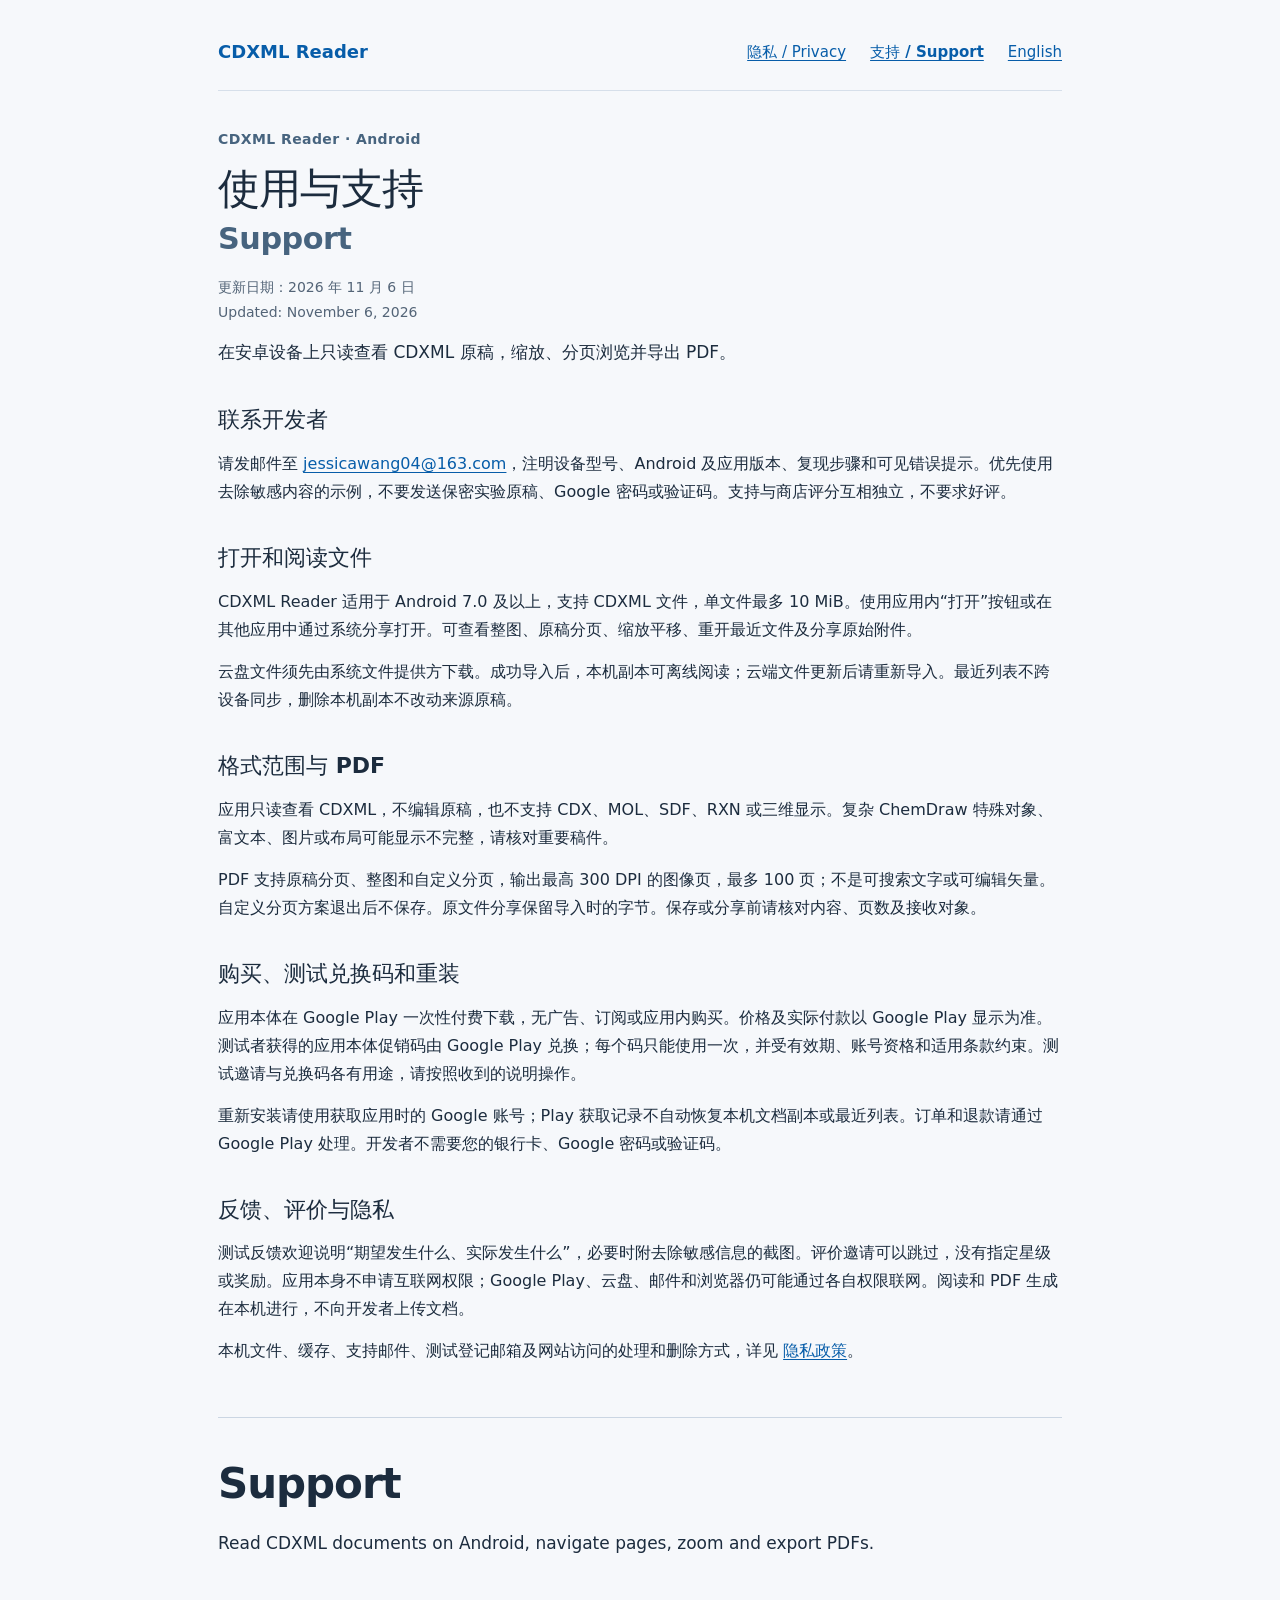
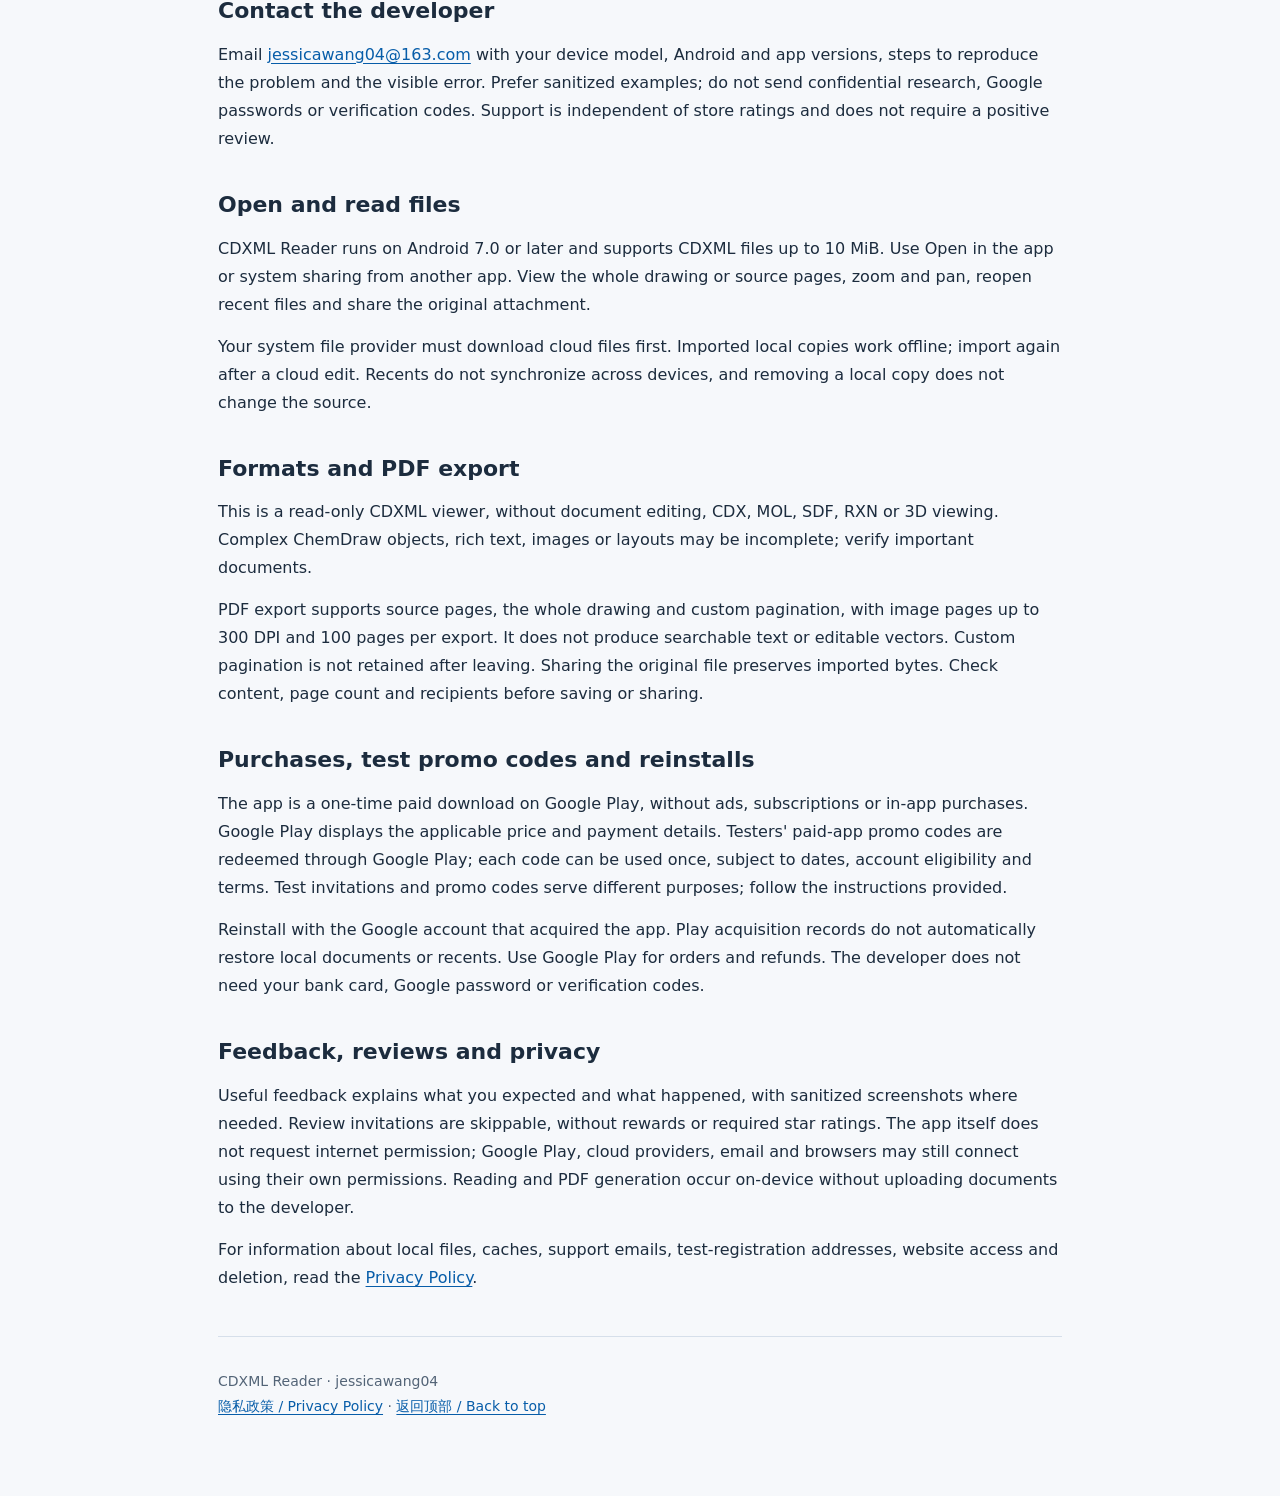
<file: cdxml/support.html>
<!doctype html>
<html lang="en"><head><meta charset="utf-8"><meta name="viewport" content="width=device-width, initial-scale=1"><title>CDXML Reader Support</title><link rel="canonical" href="https://jessicawang04.github.io/CDXML-Reader/support.html"><meta http-equiv="refresh" content="0; url=../support.html"></head><body><p><a href="../support.html">Open the CDXML Reader support page.</a></p></body></html>
</file>
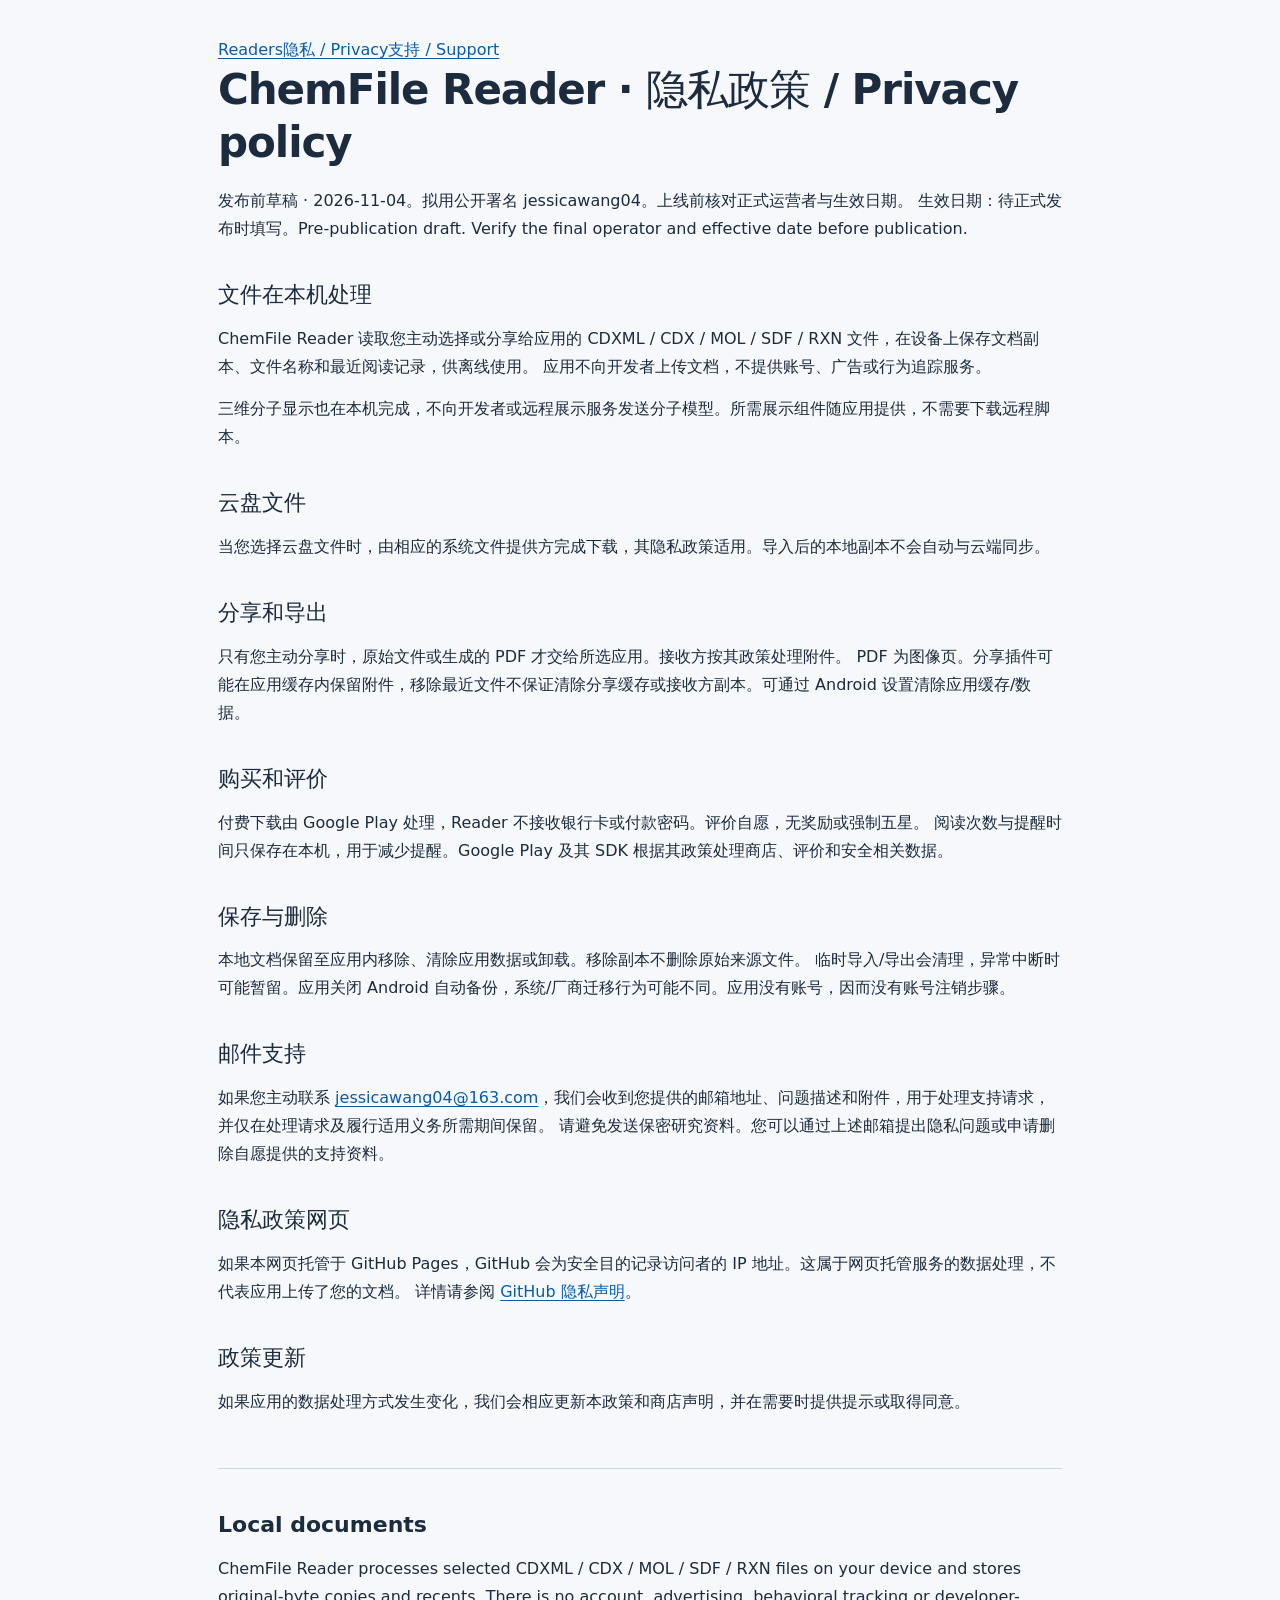
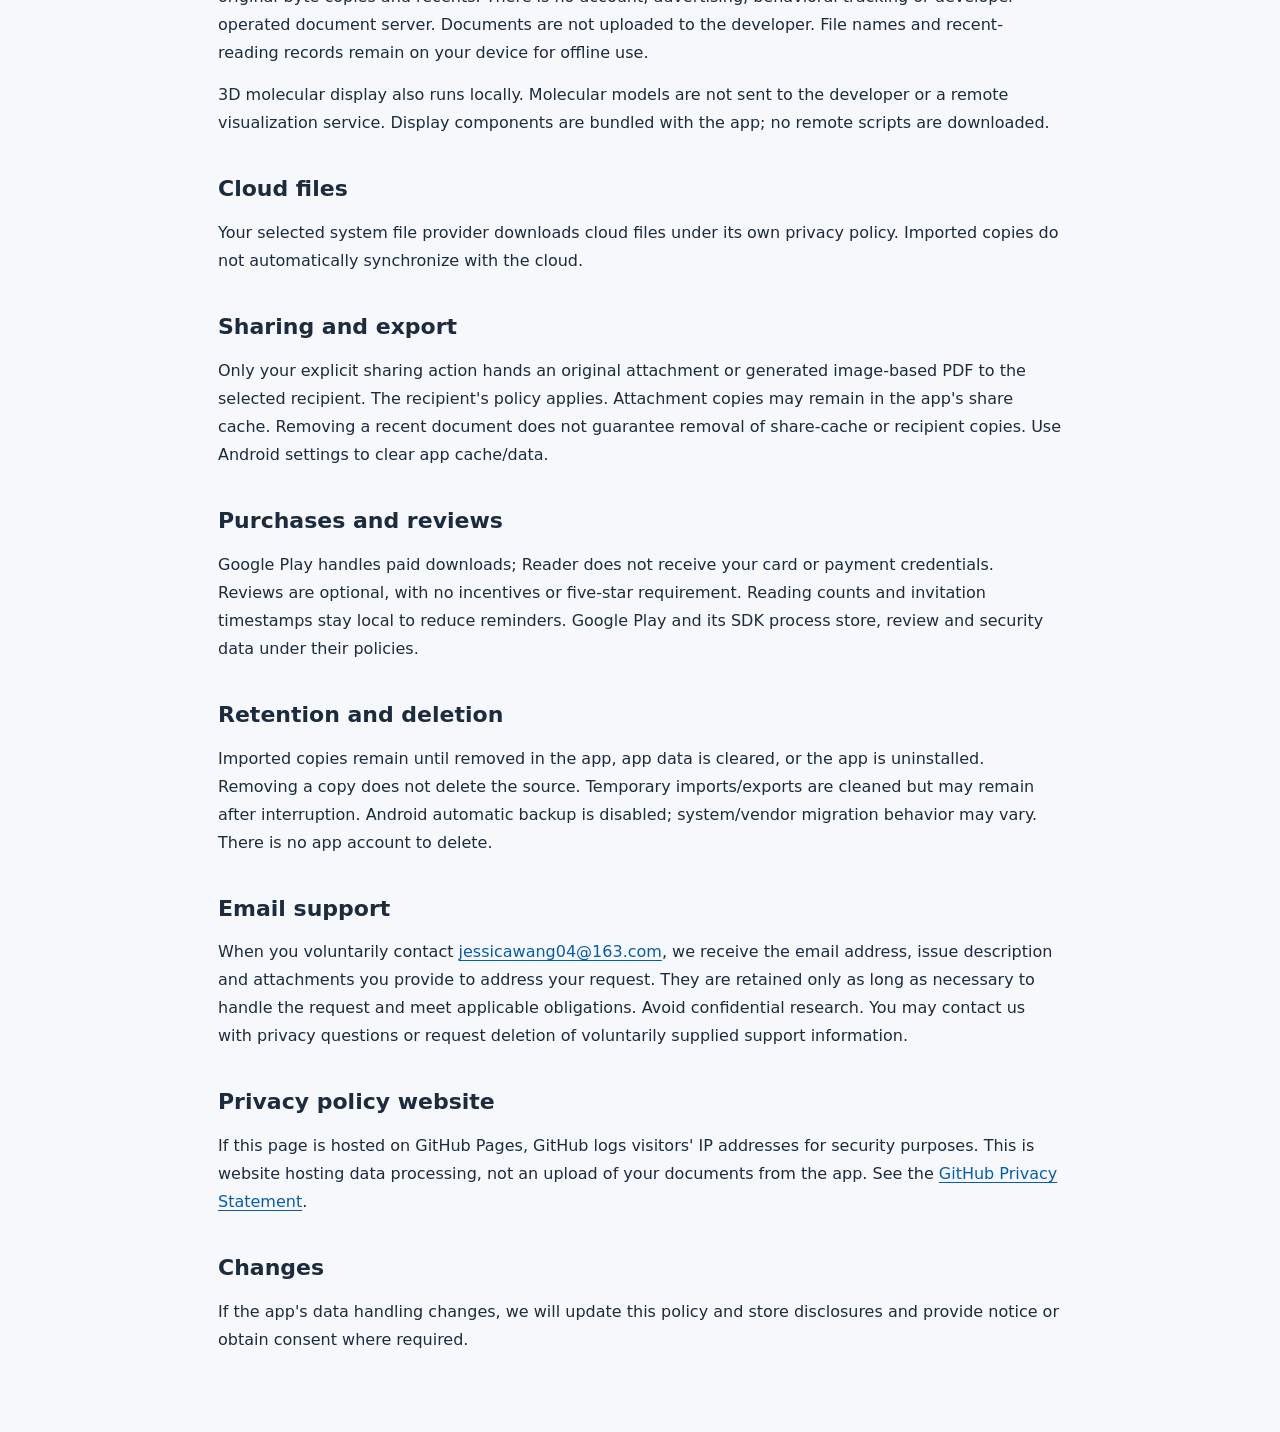
<file: chemfile/privacy.html>
<!doctype html>
<html lang="zh-CN"><head><meta charset="utf-8"><meta name="viewport" content="width=device-width,initial-scale=1">
<title>ChemFile Reader — 隐私政策 / Privacy policy</title><link rel="stylesheet" href="../style.css"></head>
<body><main><nav><a href="../readers.html">Readers</a><a href="privacy.html">隐私 / Privacy</a><a href="support.html">支持 / Support</a></nav>
<h1>ChemFile Reader · 隐私政策 / Privacy policy</h1>
<p class="note">发布前草稿 · 2026-11-04。拟用公开署名 jessicawang04。上线前核对正式运营者与生效日期。
生效日期：待正式发布时填写。Pre-publication draft. Verify the final operator and effective date before publication.</p>

<h2>文件在本机处理</h2><p>ChemFile Reader 读取您主动选择或分享给应用的 CDXML / CDX / MOL / SDF / RXN 文件，在设备上保存文档副本、文件名称和最近阅读记录，供离线使用。
应用不向开发者上传文档，不提供账号、广告或行为追踪服务。</p>
<p>三维分子显示也在本机完成，不向开发者或远程展示服务发送分子模型。所需展示组件随应用提供，不需要下载远程脚本。</p>
<h2>云盘文件</h2><p>当您选择云盘文件时，由相应的系统文件提供方完成下载，其隐私政策适用。导入后的本地副本不会自动与云端同步。</p>
<h2>分享和导出</h2><p>只有您主动分享时，原始文件或生成的 PDF 才交给所选应用。接收方按其政策处理附件。
PDF 为图像页。分享插件可能在应用缓存内保留附件，移除最近文件不保证清除分享缓存或接收方副本。可通过 Android 设置清除应用缓存/数据。</p>
<h2>购买和评价</h2><p>付费下载由 Google Play 处理，Reader 不接收银行卡或付款密码。评价自愿，无奖励或强制五星。
阅读次数与提醒时间只保存在本机，用于减少提醒。Google Play 及其 SDK 根据其政策处理商店、评价和安全相关数据。</p>
<h2>保存与删除</h2><p>本地文档保留至应用内移除、清除应用数据或卸载。移除副本不删除原始来源文件。
临时导入/导出会清理，异常中断时可能暂留。应用关闭 Android 自动备份，系统/厂商迁移行为可能不同。应用没有账号，因而没有账号注销步骤。</p>
<h2>邮件支持</h2><p>如果您主动联系 <a href="mailto:jessicawang04@163.com">jessicawang04@163.com</a>，我们会收到您提供的邮箱地址、问题描述和附件，用于处理支持请求，并仅在处理请求及履行适用义务所需期间保留。
请避免发送保密研究资料。您可以通过上述邮箱提出隐私问题或申请删除自愿提供的支持资料。</p>
<h2>隐私政策网页</h2><p>如果本网页托管于 GitHub Pages，GitHub 会为安全目的记录访问者的 IP 地址。这属于网页托管服务的数据处理，不代表应用上传了您的文档。
详情请参阅 <a href="https://docs.github.com/en/site-policy/privacy-policies/github-general-privacy-statement">GitHub 隐私声明</a>。</p>
<h2>政策更新</h2><p>如果应用的数据处理方式发生变化，我们会相应更新本政策和商店声明，并在需要时提供提示或取得同意。</p>
<hr><section lang="en"><h2>Local documents</h2><p>ChemFile Reader processes selected CDXML / CDX / MOL / SDF / RXN files on your device and stores original-byte copies and recents.
There is no account, advertising, behavioral tracking or developer-operated document server. Documents are not uploaded to the developer.
File names and recent-reading records remain on your device for offline use.</p><p>3D molecular display also runs locally. Molecular models are not sent to the developer or a remote visualization service. Display components are bundled with the app; no remote scripts are downloaded.</p>
<h2>Cloud files</h2><p>Your selected system file provider downloads cloud files under its own privacy policy. Imported copies do not automatically synchronize with the cloud.</p>
<h2>Sharing and export</h2><p>Only your explicit sharing action hands an original attachment or generated image-based PDF to the selected recipient.
The recipient's policy applies. Attachment copies may remain in the app's share cache. Removing a recent document does not guarantee removal of share-cache or recipient copies.
Use Android settings to clear app cache/data.</p>
<h2>Purchases and reviews</h2><p>Google Play handles paid downloads; Reader does not receive your card or payment credentials.
Reviews are optional, with no incentives or five-star requirement. Reading counts and invitation timestamps stay local to reduce reminders.
Google Play and its SDK process store, review and security data under their policies.</p>
<h2>Retention and deletion</h2><p>Imported copies remain until removed in the app, app data is cleared, or the app is uninstalled.
Removing a copy does not delete the source. Temporary imports/exports are cleaned but may remain after interruption.
Android automatic backup is disabled; system/vendor migration behavior may vary. There is no app account to delete.</p>
<h2>Email support</h2><p>When you voluntarily contact <a href="mailto:jessicawang04@163.com">jessicawang04@163.com</a>, we receive the email address, issue description and attachments you provide to address your request.
They are retained only as long as necessary to handle the request and meet applicable obligations. Avoid confidential research. You may contact us with privacy questions or request deletion of voluntarily supplied support information.</p>
<h2>Privacy policy website</h2><p>If this page is hosted on GitHub Pages, GitHub logs visitors' IP addresses for security purposes. This is website hosting data processing, not an upload of your documents from the app.
See the <a href="https://docs.github.com/en/site-policy/privacy-policies/github-general-privacy-statement">GitHub Privacy Statement</a>.</p>
<h2>Changes</h2><p>If the app's data handling changes, we will update this policy and store disclosures and provide notice or obtain consent where required.</p></section></main></body></html>
</file>
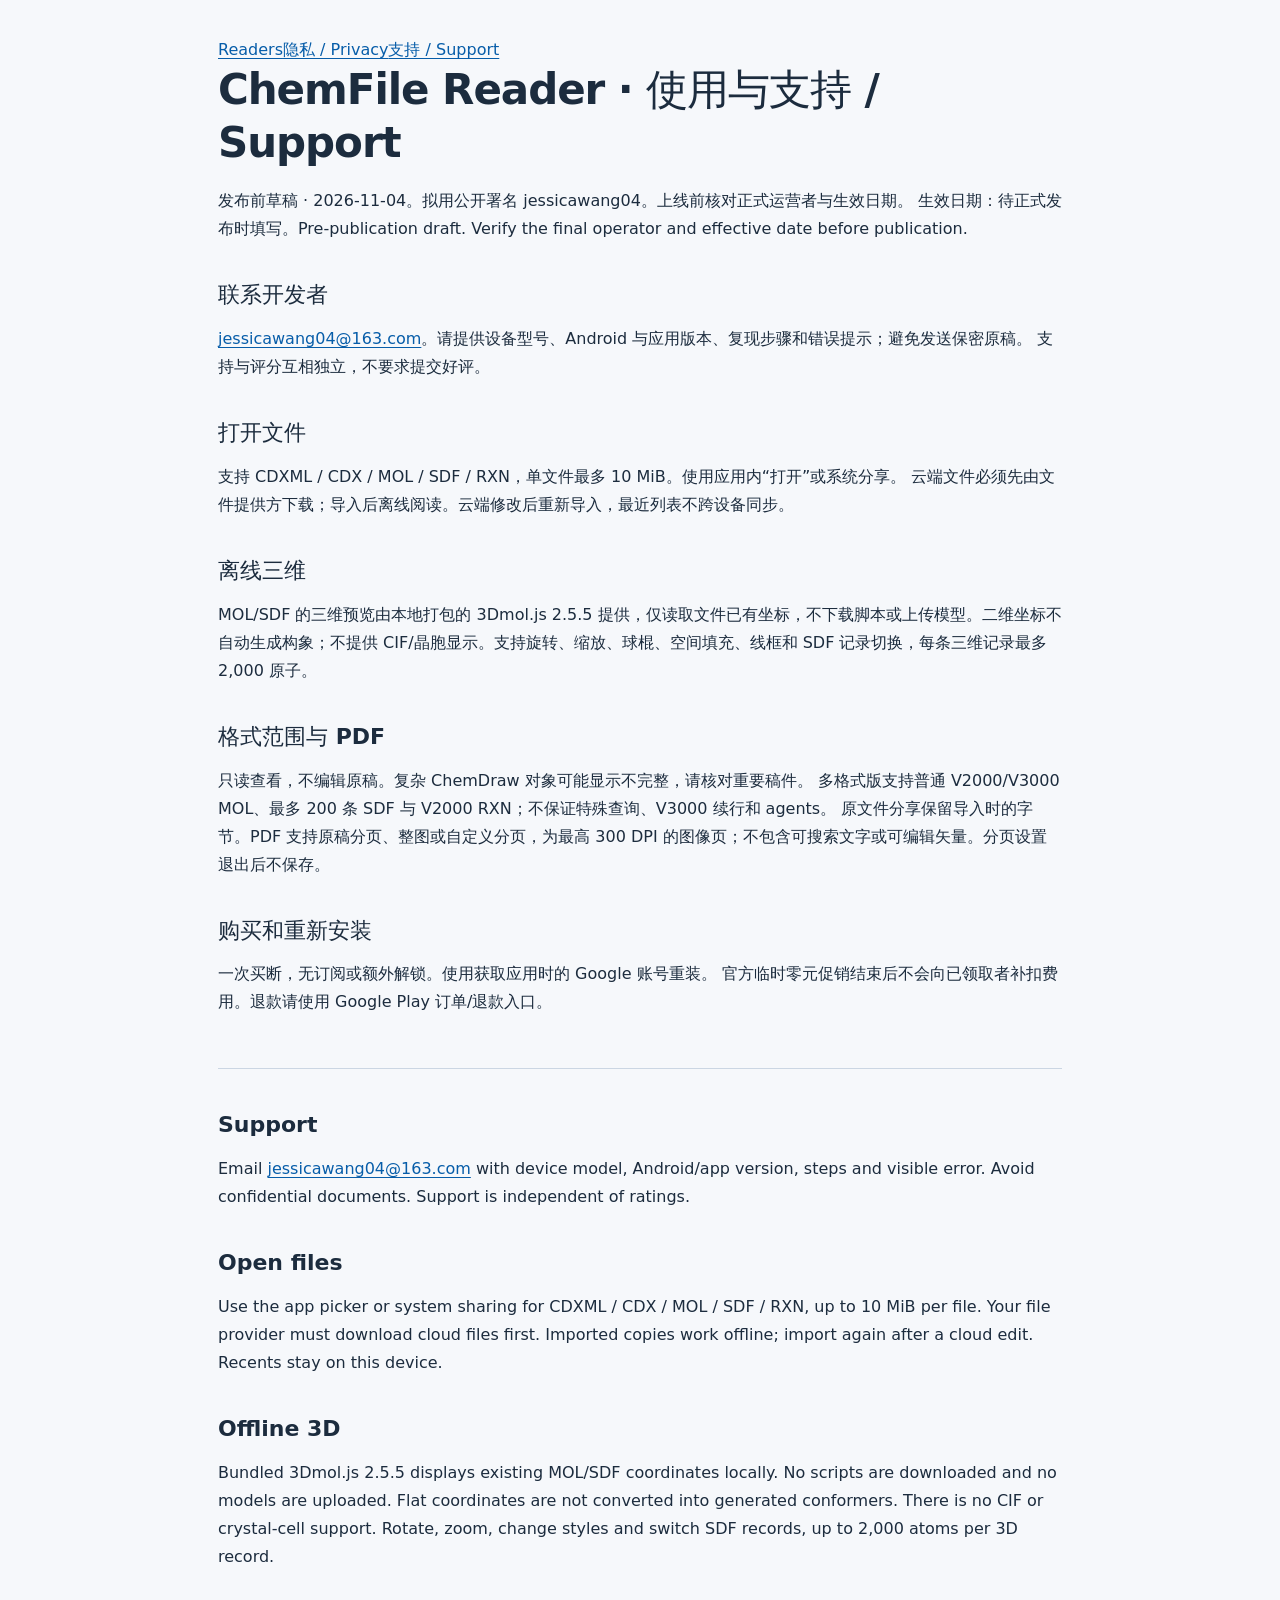
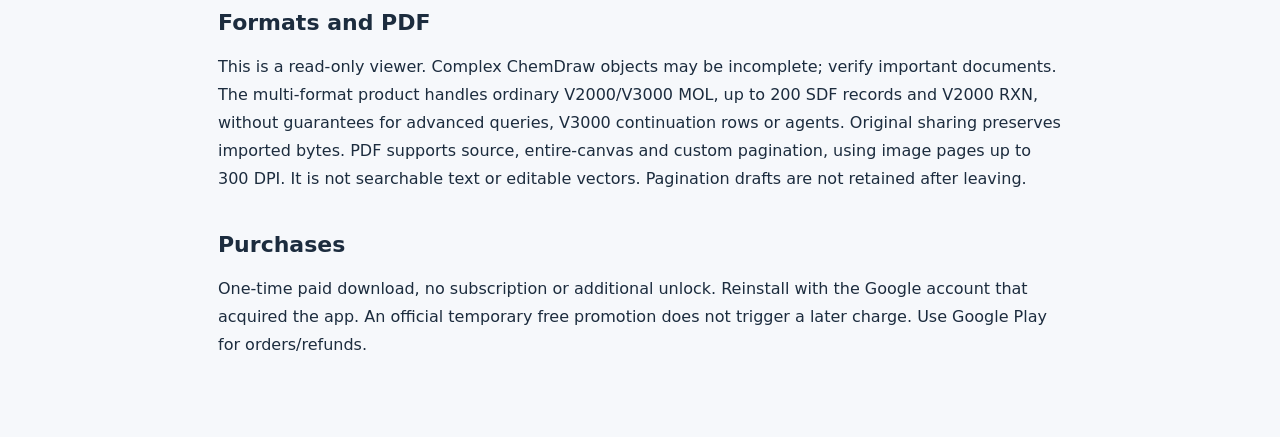
<file: chemfile/support.html>
<!doctype html>
<html lang="zh-CN"><head><meta charset="utf-8"><meta name="viewport" content="width=device-width,initial-scale=1">
<title>ChemFile Reader — 使用与支持 / Support</title><link rel="stylesheet" href="../style.css"></head>
<body><main><nav><a href="../readers.html">Readers</a><a href="privacy.html">隐私 / Privacy</a><a href="support.html">支持 / Support</a></nav>
<h1>ChemFile Reader · 使用与支持 / Support</h1>
<p class="note">发布前草稿 · 2026-11-04。拟用公开署名 jessicawang04。上线前核对正式运营者与生效日期。
生效日期：待正式发布时填写。Pre-publication draft. Verify the final operator and effective date before publication.</p>

<h2>联系开发者</h2><p><a href="mailto:jessicawang04@163.com">jessicawang04@163.com</a>。请提供设备型号、Android 与应用版本、复现步骤和错误提示；避免发送保密原稿。
支持与评分互相独立，不要求提交好评。</p>
<h2>打开文件</h2><p>支持 CDXML / CDX / MOL / SDF / RXN，单文件最多 10 MiB。使用应用内“打开”或系统分享。
云端文件必须先由文件提供方下载；导入后离线阅读。云端修改后重新导入，最近列表不跨设备同步。</p>
<h2>离线三维</h2><p>MOL/SDF 的三维预览由本地打包的 3Dmol.js 2.5.5 提供，仅读取文件已有坐标，不下载脚本或上传模型。二维坐标不自动生成构象；不提供 CIF/晶胞显示。支持旋转、缩放、球棍、空间填充、线框和 SDF 记录切换，每条三维记录最多 2,000 原子。</p>
<h2>格式范围与 PDF</h2><p>只读查看，不编辑原稿。复杂 ChemDraw 对象可能显示不完整，请核对重要稿件。
多格式版支持普通 V2000/V3000 MOL、最多 200 条 SDF 与 V2000 RXN；不保证特殊查询、V3000 续行和 agents。
原文件分享保留导入时的字节。PDF 支持原稿分页、整图或自定义分页，为最高 300 DPI 的图像页；不包含可搜索文字或可编辑矢量。分页设置退出后不保存。</p>
<h2>购买和重新安装</h2><p>一次买断，无订阅或额外解锁。使用获取应用时的 Google 账号重装。
官方临时零元促销结束后不会向已领取者补扣费用。退款请使用 Google Play 订单/退款入口。</p>
<hr><section lang="en"><h2>Support</h2><p>Email <a href="mailto:jessicawang04@163.com">jessicawang04@163.com</a> with device model, Android/app version, steps and visible error.
Avoid confidential documents. Support is independent of ratings.</p>
<h2>Open files</h2><p>Use the app picker or system sharing for CDXML / CDX / MOL / SDF / RXN, up to 10 MiB per file.
Your file provider must download cloud files first. Imported copies work offline; import again after a cloud edit. Recents stay on this device.</p>
<h2>Offline 3D</h2><p>Bundled 3Dmol.js 2.5.5 displays existing MOL/SDF coordinates locally. No scripts are downloaded and no models are uploaded. Flat coordinates are not converted into generated conformers. There is no CIF or crystal-cell support. Rotate, zoom, change styles and switch SDF records, up to 2,000 atoms per 3D record.</p>
<h2>Formats and PDF</h2><p>This is a read-only viewer. Complex ChemDraw objects may be incomplete; verify important documents.
The multi-format product handles ordinary V2000/V3000 MOL, up to 200 SDF records and V2000 RXN, without guarantees for advanced queries, V3000 continuation rows or agents.
Original sharing preserves imported bytes. PDF supports source, entire-canvas and custom pagination, using image pages up to 300 DPI.
It is not searchable text or editable vectors. Pagination drafts are not retained after leaving.</p>
<h2>Purchases</h2><p>One-time paid download, no subscription or additional unlock. Reinstall with the Google account that acquired the app.
An official temporary free promotion does not trigger a later charge. Use Google Play for orders/refunds.</p></section></main></body></html>
</file>
<file: style.css>
:root {
  color-scheme: light;
  font-family: system-ui, -apple-system, BlinkMacSystemFont, "Segoe UI", sans-serif;
  color: #1c2c3e;
  background: #f6f8fb;
  line-height: 1.75;
  font-synthesis: none;
}
* { box-sizing: border-box; }
html { scroll-padding-top: 24px; }
body { margin: 0; }
main { max-width: 900px; margin: 0 auto; padding: 36px 28px 64px; }
a { color: #075da9; text-underline-offset: 3px; overflow-wrap: anywhere; }
a:hover { color: #003d73; }
a:focus-visible, .table-wrap:focus-visible { outline: 3px solid #b85800; outline-offset: 4px; }
.skip-link { position: absolute; top: -100px; left: 16px; background: white; padding: 10px 14px; z-index: 1; }
.skip-link:focus { top: 12px; }
.site-nav { display: flex; align-items: center; gap: 12px 24px; flex-wrap: wrap; border-bottom: 1px solid #d6dfea; padding: 0 0 22px; }
.site-nav a { font-size: 15px; }
.site-nav .brand { margin-right: auto; font-size: 18px; font-weight: 750; text-decoration: none; }
.site-nav a[aria-current="page"] { font-weight: 700; }
header { margin: 36px 0 20px; }
.eyebrow { margin: 0 0 12px; color: #47647f; font-size: 14px; font-weight: 650; letter-spacing: .03em; }
h1 { font-size: clamp(29px, 5.4vw, 42px); line-height: 1.25; letter-spacing: -.025em; margin: 0 0 18px; }
h1 span { display: block; margin-top: 4px; color: #47647f; font-size: .72em; letter-spacing: -.015em; }
h2 { margin: 36px 0 14px; font-size: 22px; line-height: 1.45; }
p { margin: 14px 0; }
p, li, th, td { overflow-wrap: anywhere; }
.meta { color: #536477; font-size: 14px; }
.intro { font-size: 17px; }
.policy-toc { display: flex; flex-wrap: wrap; gap: 9px 20px; margin: 24px 0 34px; padding: 18px 0; border-top: 1px solid #d6dfea; border-bottom: 1px solid #d6dfea; font-size: 14px; }
.table-wrap { max-width: 100%; overflow-x: auto; margin: 24px 0; border-radius: 8px; }
table { width: 100%; border-collapse: collapse; background: white; font-size: 14px; line-height: 1.65; }
th, td { border: 1px solid #d6dfea; padding: 13px; min-width: 130px; text-align: left; vertical-align: top; }
th { background: #eaf0f7; font-weight: 700; }
ul { padding-left: 24px; }
li { margin: 10px 0; }
hr { border: 0; border-top: 1px solid #cbd6e3; margin: 52px 0 40px; }
footer { margin-top: 44px; padding-top: 18px; border-top: 1px solid #d6dfea; color: #536477; font-size: 14px; }
section[id], h2[id] { scroll-margin-top: 24px; }
@media (max-width: 560px) {
  main { padding: 24px 16px 44px; }
  .site-nav { gap: 10px 20px; padding-bottom: 18px; }
  .site-nav .brand { flex-basis: 100%; }
  header { margin-top: 28px; }
  h2 { font-size: 21px; }
  th, td { padding: 10px; min-width: 112px; }
}
@media print {
  :root { background: white; color: black; }
  main { max-width: none; padding: 0; }
  .site-nav, .policy-toc, .skip-link, footer { display: none; }
  a { color: inherit; }
  h2 { break-after: avoid; }
  tr { break-inside: avoid; }
  .table-wrap { overflow: visible; }
}
</file>
